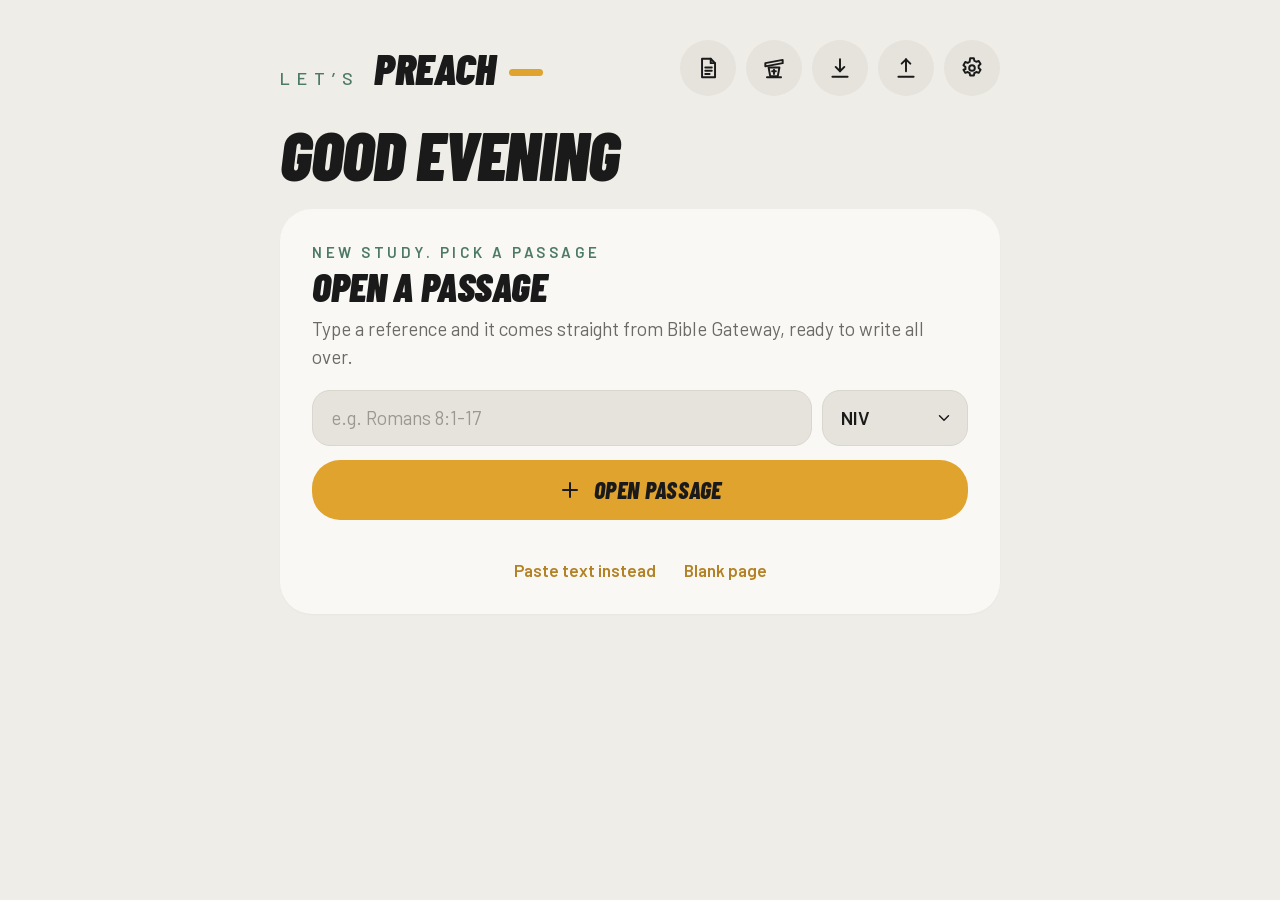
<file: index.html>
<!doctype html>
<html lang="en">
<head>
  <meta charset="utf-8">
  <meta name="viewport" content="width=device-width, initial-scale=1, maximum-scale=1, user-scalable=no, viewport-fit=cover">
  <meta name="apple-mobile-web-app-capable" content="yes">
  <meta name="mobile-web-app-capable" content="yes">
  <meta name="apple-mobile-web-app-status-bar-style" content="default">
  <meta name="apple-mobile-web-app-title" content="Let's Preach">
  <meta name="theme-color" content="#efede7">
  <title>Let's Preach</title>
  <link rel="manifest" href="manifest.webmanifest">
  <link rel="apple-touch-icon" href="icons/icon-180.png">
  <link rel="icon" type="image/png" href="icons/icon-192.png">
  <link rel="preload" href="fonts/BarlowCondensed-900i.woff2" as="font" type="font/woff2" crossorigin>
  <link rel="preload" href="fonts/Barlow-400.woff2" as="font" type="font/woff2" crossorigin>
  <link rel="stylesheet" href="css/fonts.css">
  <link rel="stylesheet" href="css/app.css">
</head>
<body>

  <!-- ============ LIBRARY ============ -->
  <section id="library" class="view">
    <header class="app-header">
      <div class="logo" aria-label="Let's Preach">
        <span class="logo-lets">Let’s</span>
        <span class="logo-word">Preach</span>
        <span class="logo-dash" aria-hidden="true"></span>
      </div>
      <div class="header-actions">
        <button type="button" id="scriptsBtn" class="icon-chip" title="Sermon scripts" aria-label="Sermon scripts" aria-pressed="false">
          <svg viewBox="0 0 24 24"><path d="M6.5 3.5h8l4 4v13h-12z"/><path d="M14.5 3.5v4h4"/><path d="M9.5 11.5h6M9.5 14.5h6M9.5 17.5h4"/></svg>
        </button>
        <button type="button" id="listenBtn" class="icon-chip" title="Sermon notes (when you are listening)" aria-label="Sermon notes" aria-pressed="false">
          <svg viewBox="0 0 24 24"><path d="M4 7.5l16-3v3l-16 3z"/><path d="M7 11.5h10l-1.5 8h-7z"/><path d="M5.5 20.5h13"/><path d="M12 13.5v4M10.3 15h3.4"/></svg>
        </button>
        <button type="button" id="importBtn" class="icon-chip" title="Restore from backup" aria-label="Restore from backup">
          <svg viewBox="0 0 24 24"><path d="M12 15V4"/><path d="M8 11l4 4 4-4"/><path d="M5 20h14"/></svg>
        </button>
        <button type="button" id="exportBtn" class="icon-chip" title="Back up studies, notes and scripts" aria-label="Back up studies, notes and scripts">
          <svg viewBox="0 0 24 24"><path d="M12 4v11"/><path d="M8 8l4-4 4 4"/><path d="M5 20h14"/></svg>
        </button>
        <button type="button" id="settingsBtn" class="icon-chip" title="Settings" aria-label="Settings">
          <svg viewBox="0 0 24 24" class="cog"><path d="M10.3 3h3.4l.5 2.4c.6.2 1.2.5 1.7.9l2.3-.8 1.7 2.9-1.8 1.6c.1.6.1 1.4 0 2l1.8 1.6-1.7 2.9-2.3-.8c-.5.4-1.1.7-1.7.9l-.5 2.4h-3.4l-.5-2.4c-.6-.2-1.2-.5-1.7-.9l-2.3.8-1.7-2.9L6 13c-.1-.6-.1-1.4 0-2L4.1 9.4l1.7-2.9 2.3.8c.5-.4 1.1-.7 1.7-.9z"/><circle cx="12" cy="12" r="2.6"/></svg>
        </button>
        <input type="file" id="importFile" accept="application/json,.json" hidden>
      </div>
    </header>

    <h1 id="greeting" class="greeting">Good morning</h1>

    <div id="scriptsArea" hidden>
      <section class="card" id="scriptsCard">
        <div class="ln-top"><p class="eyebrow">Your sermon scripts</p><button type="button" class="text-link" id="scBackToPrep">Back to sermon prep</button></div>
        <h2 class="card-title">Scripts</h2>
        <p class="card-body">Your sermon PDFs, kept apart from your studies. Tap one to preach it full screen with the timer, write on it, and trim its margins.</p>
        <button type="button" class="pill" id="importPdfBtn"><svg viewBox="0 0 24 24"><path d="M12 5v14M5 12h14"/></svg><span>Add a script (PDF)</span></button>
        <p class="hint" id="deckHint">Save your sermon from Word, Pages or Google Docs as a PDF, then pick it from Files, or drag it here. Studies you preach with Preach this study land here too.</p>
        <input type="file" id="pdfFile" accept="application/pdf,.pdf" hidden>
      </section>
      <div class="lib-tools" id="scTools" hidden>
        <input id="scSearch" class="field search" type="search" placeholder="Search your scripts" aria-label="Search scripts" autocomplete="off">
      </div>
      <p class="hint no-matches" id="scEmpty" hidden>No scripts match.</p>
      <ul id="deckList" class="study-list"></ul>
    </div>

    <div id="listenArea" hidden>
      <section class="card" id="listenNew">
        <div class="ln-top"><p class="eyebrow">Listening. Someone else is preaching</p><button type="button" class="text-link" id="lnBackToPrep">Back to sermon prep</button></div>
        <h2 class="card-title">Sermon notes</h2>
        <p class="card-body">Write with the Pencil as you listen. Nothing here touches your sermon prep.</p>
        <div class="ln-form">
          <input id="lnTitle" class="field" type="text" placeholder="Sermon title (if you know it)" aria-label="Sermon title" autocomplete="off">
          <input id="lnPassage" class="field" type="text" placeholder="Passage, e.g. John 15:1-17" aria-label="Passage" autocapitalize="words" autocomplete="off">
          <input id="lnPreacher" class="field" type="text" placeholder="Preacher" aria-label="Preacher" list="lnPreachers" autocomplete="off">
          <input id="lnWhere" class="field" type="text" placeholder="Church, conference or event" aria-label="Where" list="lnPlaces" autocomplete="off">
          <input id="lnDate" class="field" type="date" aria-label="Date">
        </div>
        <datalist id="lnPreachers"></datalist><datalist id="lnPlaces"></datalist>
        <button type="button" class="pill" id="lnStart"><span>Start notes</span></button>
      </section>
      <div class="lib-tools" id="lnTools" hidden>
        <input id="lnSearch" class="field search" type="search" placeholder="Search your sermon notes" aria-label="Search sermon notes" autocomplete="off">
      </div>
      <p class="eyebrow list-eyebrow" id="lnListHead" hidden>Your sermon notes</p>
      <p class="hint no-matches" id="lnEmpty" hidden>No notes match.</p>
      <ul id="listenList" class="study-list"></ul>
    </div>

    <div id="prepArea">

    <section id="nextUp" class="card next-card" hidden>
      <p class="eyebrow" id="nextWhen">Next up</p>
      <h2 class="card-title" id="nextPassage"></h2>
      <p class="card-body" id="nextMeta"></p>
      <button type="button" class="pill" id="nextOpen"><span>Open passage</span></button>
      <span class="next-ready" id="nextReady" hidden>Ready for you</span>
      <ul id="nextLater" class="next-later"></ul>
      <div class="next-foot"><span id="rosterAge"></span><button type="button" class="text-link" id="rosterRefresh">Refresh roster</button></div>
    </section>

    <section id="planCard" class="card plan-card" hidden>
      <p class="eyebrow" id="planWhen">This week's prep</p>
      <div class="plan-card-row">
        <div>
          <h2 class="plan-card-title" id="planPassage"></h2>
          <p class="plan-line" id="planLine"></p>
        </div>
        <button type="button" class="pill" id="planOpen"><span>Open plan</span></button>
      </div>
      <div class="plan-dots" id="planDots"></div>
    </section>

    <form id="fetchForm" class="card" autocomplete="off">
      <p class="eyebrow">New study. Pick a passage</p>
      <h2 class="card-title">Open a passage</h2>
      <p class="card-body">Type a reference and it comes straight from Bible Gateway, ready to write all over.</p>
      <div class="fetch-row">
        <input id="refInput" class="field" type="text" placeholder="e.g. Romans 8:1-17" autocapitalize="words" spellcheck="false" required aria-label="Passage">
        <select id="versionSelect" class="field select" aria-label="Bible version">
          <option value="NIV" selected>NIV</option>
          <option value="ESV">ESV</option>
          <option value="NASB">NASB</option>
          <option value="CSB">CSB</option>
          <option value="NKJV">NKJV</option>
          <option value="KJV">KJV</option>
          <option value="NLT">NLT</option>
          <option value="NRSVUE">NRSVue</option>
          <option value="NASB1995">NASB 1995</option>
        </select>
      </div>
      <button type="submit" id="fetchBtn" class="pill">
        <svg viewBox="0 0 24 24"><path d="M12 5v14M5 12h14"/></svg>
        <span>Open passage</span>
      </button>
      <p id="fetchStatus" class="fetch-status" role="status"></p>
      <div class="fetch-alt">
        <button type="button" id="pasteBtn" class="text-link">Paste text instead</button>
        <button type="button" id="blankBtn" class="text-link">Blank page</button>
      </div>
    </form>

    <div class="lib-tools" id="libTools" hidden>
      <input id="searchInput" class="field search" type="search" placeholder="Search titles, series, tags and typed notes" aria-label="Search studies" autocomplete="off">
      <div id="filterChips" class="filter-chips" role="group" aria-label="Filter by series or tag"></div>
    </div>
    <p id="noMatches" class="hint no-matches" hidden>No studies match.</p>



    <div id="pinnedBlock" hidden>
      <p class="eyebrow list-eyebrow">Pinned</p>
      <ul id="pinnedList" class="study-list"></ul>
    </div>

    <div id="studiesBlock">
      <p class="eyebrow list-eyebrow">Your studies</p>
      <ul id="studyList" class="study-list"></ul>
    </div>
    </div>
  </section>

  <!-- ============ SERMON NOTES (listening) ============ -->
  <section id="listenView" class="view listen-view" hidden>
    <header class="lv-bar">
      <button type="button" class="tb-btn" id="lvBack" aria-label="Back"><svg viewBox="0 0 24 24"><path d="M15 5l-7 7 7 7"/></svg></button>
      <input id="lvTitle" class="lv-title" type="text" placeholder="Sermon notes" aria-label="Title" autocomplete="off">
      <button type="button" class="tb-btn" id="lvUndo" aria-label="Undo"><svg viewBox="0 0 24 24"><path d="M9 14L4 9l5-5"/><path d="M4 9h10a6 6 0 010 12h-3"/></svg></button>
      <button type="button" class="tb-btn" id="lvRedo" aria-label="Redo"><svg viewBox="0 0 24 24"><path d="M15 14l5-5-5-5"/><path d="M20 9H10a6 6 0 000 12h3"/></svg></button>
      <button type="button" class="chip-btn small" id="lvCopy">Share text</button>
      <button type="button" class="chip-btn small" id="lvShare">Share PDF</button>
    </header>
    <div class="lv-scroll" id="lvScroll">
      <div class="lv-inner">
        <div class="lv-meta">
          <input id="lvPreacher" class="field" type="text" placeholder="Preacher" aria-label="Preacher" autocomplete="off">
          <input id="lvPassageRef" class="field" type="text" placeholder="Passage" aria-label="Passage" autocomplete="off">
          <input id="lvWhere" class="field" type="text" placeholder="Where" aria-label="Where" autocomplete="off">
          <input id="lvDate" class="field" type="date" aria-label="Date">
        </div>
        <div id="lvPassage" class="lv-passage"></div>
        <div id="lvSections"></div>
      </div>
    </div>
  </section>

  <!-- ============ STUDY ============ -->
  <section id="study" class="view" hidden>
    <div class="toolbar" id="toolbar">
      <div class="tb-group tb-title">
        <button class="tb-btn" id="backBtn" title="Library" aria-label="Back to library">
          <svg viewBox="0 0 24 24"><path d="M15 5l-7 7 7 7"/></svg>
        </button>
        <input id="studyTitle" class="study-title" aria-label="Study title (tap to rename)" spellcheck="false" readonly>
      </div>

      <div class="tb-group tools" role="radiogroup" aria-label="Tools">
        <button class="tb-btn tool" data-tool="pen" title="Pen" aria-label="Pen">
          <svg viewBox="0 0 24 24"><path d="M4 20l1.5-5L16 4.5a2.1 2.1 0 013 3L8.5 18 4 20z"/><path d="M14 6.5l3 3"/></svg>
        </button>
        <button class="tb-btn tool" data-tool="highlighter" title="Highlighter" aria-label="Highlighter">
          <svg viewBox="0 0 24 24"><path d="M9 15l-3 3v2h4l3-3"/><path d="M9 15l7.5-10.5 4 4L10 16z"/><path d="M4 21h16" class="swatch-line"/></svg>
        </button>
        <button class="tb-btn tool" data-tool="eraser" title="Eraser" aria-label="Eraser">
          <svg viewBox="0 0 24 24"><path d="M8 20h12"/><path d="M5.5 15.5l9-9a2 2 0 012.8 0l2.2 2.2a2 2 0 010 2.8L12 19H8.5z"/><path d="M9.5 11.5l5 5"/></svg>
        </button>
        <button class="tb-btn tool" data-tool="lasso" title="Lasso: select, move, resize" aria-label="Lasso">
          <svg viewBox="0 0 24 24"><path d="M12 4.5c4.4 0 8 2.3 8 5.2s-3.6 5.2-8 5.2-8-2.3-8-5.2 3.6-5.2 8-5.2z" stroke-dasharray="2.6 2.4"/><path d="M7.5 13.6c-1.3 1.4-.9 3.4 1.1 3.9.9.2 1.4.9 1.4 1.8V21"/></svg>
        </button>
        <button class="tb-btn tool" data-tool="shape" title="Shapes: line, arrow, box, oval" aria-label="Shapes">
          <svg viewBox="0 0 24 24"><path d="M3.5 20.5l8-8"/><path d="M6.5 12.5h5v5"/><rect x="13" y="3.5" width="7.5" height="7.5" rx="1.2"/></svg>
        </button>
        <button class="tb-btn tool" data-tool="spot" title="Spot repeated words" aria-label="Spot repeated words">
          <svg viewBox="0 0 24 24"><path d="M10.5 17.5a7 7 0 100-14 7 7 0 000 14z"/><path d="M15.6 15.6L21 21"/><path d="M7.5 11.5l2-5 2 5M8.2 10h2.6" stroke-width="1.5"/></svg>
        </button>
        <button class="tb-btn tool" data-tool="text" title="Text box" aria-label="Text box">
          <svg viewBox="0 0 24 24"><path d="M5 6V4h14v2"/><path d="M12 4v16"/><path d="M9 20h6"/></svg>
        </button>
        <button class="tb-btn tool" data-tool="hand" title="Scroll (finger mode)" aria-label="Scroll">
          <svg viewBox="0 0 24 24"><path d="M8 13V6.5a1.5 1.5 0 013 0V12"/><path d="M11 11.5V5a1.5 1.5 0 013 0v6.5"/><path d="M14 11.5V7a1.5 1.5 0 013 0v7a6 6 0 01-6 6h-.5a6 6 0 01-4.6-2.2L3.5 15a1.6 1.6 0 012.4-2L8 15"/></svg>
        </button>
      </div>

      <div class="tb-group">
        <button class="tb-btn toggle" id="rulerBtn" title="Ruler" aria-label="Ruler" aria-pressed="false">
          <svg viewBox="0 0 24 24"><path d="M2.8 16.2L16.2 2.8l5 5L7.8 21.2z"/><path d="M6.5 12.5l2 2M9.5 9.5l1.6 1.6M12.5 6.5l2 2"/></svg>
        </button>
      </div>

      <div class="tb-group" id="colorGroup" aria-label="Colours"></div>

      <div class="tb-group" id="sizeGroup" aria-label="Sizes"></div>

      <div class="tb-group">
        <button class="tb-btn" id="undoBtn" title="Undo" aria-label="Undo">
          <svg viewBox="0 0 24 24"><path d="M9 14L4 9l5-5"/><path d="M4 9h10.5a5.5 5.5 0 010 11H11"/></svg>
        </button>
        <button class="tb-btn" id="redoBtn" title="Redo" aria-label="Redo">
          <svg viewBox="0 0 24 24"><path d="M15 14l5-5-5-5"/><path d="M20 9H9.5a5.5 5.5 0 000 11H13"/></svg>
        </button>
        <button class="tb-btn" id="outlineBtn" title="Outline and compare" aria-label="Outline and compare">
          <svg viewBox="0 0 24 24"><path d="M9 6.5h11M9 12h11M9 17.5h7"/><path d="M4.2 6.5h.6M4.2 12h.6M4.2 17.5h.6" stroke-width="2.6"/></svg>
        </button>
        <button class="tb-btn" id="pdfBtn" title="Export PDF" aria-label="Export PDF">
          <svg viewBox="0 0 24 24"><path d="M12 3v12"/><path d="M8 7l4-4 4 4"/><path d="M6 11H5a1 1 0 00-1 1v8a1 1 0 001 1h14a1 1 0 001-1v-8a1 1 0 00-1-1h-1"/></svg>
        </button>
        <button class="tb-btn" id="menuBtn" title="Page options" aria-label="Page options">
          <svg viewBox="0 0 24 24"><circle cx="5" cy="12" r="1.4"/><circle cx="12" cy="12" r="1.4"/><circle cx="19" cy="12" r="1.4"/></svg>
        </button>
      </div>
    </div>

    <div id="spotBar" class="spot-bar" hidden>
      <div class="seg small spot-mode" id="spotMode">
        <button type="button" data-mode="repeat">Repeats</button>
        <button type="button" data-mode="study">Word study</button>
      </div>
      <span class="spot-hint" id="spotHint">Tap a word to box every repeat</span>
      <div id="spotChips" class="spot-chips"></div>
      <button type="button" id="connBtn" class="spot-chip conn" aria-pressed="false">Connectives</button>
      <span class="spot-label" id="repeatLabel">Repeats</span>
      <div id="spotSuggest" class="spot-chips"></div>
      <button type="button" id="spotClear" class="text-link">Clear</button>
    </div>

    <div class="workspace">
      <div class="stage" id="stage">
        <div id="scroller" class="scroller">
          <div id="pageBox" class="page-box">
            <div id="hlLayer" class="tile-layer hl"></div>
            <div id="page" class="page">
              <div id="marks" class="marks-layer"></div>
              <div id="passage" class="passage"></div>
              <div id="notes" class="notes-layer"></div>
            </div>
            <div id="inkLayer" class="tile-layer ink"></div>
            <div id="overlay" class="overlay-layer"></div>
          </div>
        </div>
      </div>

      <aside id="sheet" class="sheet" hidden>
        <div class="sheet-head">
          <div class="seg" id="sheetTabs">
            <button type="button" data-tab="observe">Observe</button>
            <button type="button" data-tab="outline">Outline</button>
            <button type="button" data-tab="compare">Compare</button>
            <button type="button" data-tab="refs">Refs</button>
            <button type="button" data-tab="plan">Plan</button>
          </div>
          <button type="button" class="icon-chip small" id="sheetClose" aria-label="Close"><svg viewBox="0 0 24 24"><path d="M6 6l12 12M18 6L6 18"/></svg></button>
        </div>
        <div id="observePane" class="sheet-body" hidden></div>
        <div id="outlinePane" class="sheet-body"></div>
        <div id="comparePane" class="sheet-body" hidden></div>
        <div id="refsPane" class="sheet-body" hidden></div>
        <div id="planPane" class="sheet-body" hidden></div>
      </aside>
    </div>

    <!-- Page options panel -->
    <div id="menuPanel" class="panel" hidden>
      <div class="panel-head">
        <h3 class="panel-title">Page options</h3>
        <button class="icon-chip small" id="menuClose" aria-label="Close"><svg viewBox="0 0 24 24"><path d="M6 6l12 12M18 6L6 18"/></svg></button>
      </div>

      <button class="pill pill-block" id="preachStudyBtn">
        <svg viewBox="0 0 24 24"><path d="M8 5.5v13l10.5-6.5z"/></svg>
        <span>Preach this study</span>
      </button>
      <button class="pill pill-block" id="pdfBtn2">
        <svg viewBox="0 0 24 24"><path d="M12 3v12"/><path d="M8 7l4-4 4 4"/><path d="M6 11H5a1 1 0 00-1 1v8a1 1 0 001 1h14a1 1 0 001-1v-8a1 1 0 00-1-1h-1"/></svg>
        <span>Export PDF</span>
      </button>

      <p class="eyebrow">Study details</p>
      <div class="detail-grid">
        <label for="seriesInput">Series</label>
        <input id="seriesInput" class="field small" list="seriesList" placeholder="e.g. Romans: No Shame" autocomplete="off">
        <label for="tagsInput">Tags</label>
        <input id="tagsInput" class="field small" placeholder="e.g. youth, gospel, evening" autocomplete="off">
        <label for="preachedInput">Preached</label>
        <input id="preachedInput" class="field small" type="date">
      </div>
      <datalist id="seriesList"></datalist>

      <p class="eyebrow">View</p>
      <div class="opt-row">
        <span>Zoom</span>
        <div class="seg">
          <button data-zoom="-1" aria-label="Zoom out">−</button>
          <button data-zoom="0">Fit</button>
          <button data-zoom="1" aria-label="Zoom in">+</button>
        </div>
      </div>
      <div class="opt-row">
        <span>Thinking space</span>
        <button class="chip-btn" id="addSpaceBtn">Add more</button>
      </div>
      <div class="opt-row">
        <span>Handwriting smoothing</span>
        <div class="seg" id="smoothSeg">
          <button data-smooth="0">Off</button>
          <button data-smooth="1">Low</button>
          <button data-smooth="2">Med</button>
          <button data-smooth="3">High</button>
        </div>
      </div>
      <label class="opt-row">
        <span>Hold still to snap shapes</span>
        <input type="checkbox" id="snapShapes" class="switch">
      </label>
      <p class="hint">Finish a stroke and hold the Pencil still: it becomes a straight line or a neat oval. Keep holding to drag the end of a line.</p>
      <label class="opt-row">
        <span>Scribble to erase</span>
        <input type="checkbox" id="scribbleErase" class="switch">
      </label>
      <p class="hint">Scribble back and forth over ink with the pen to rub it out. Undo brings it back.</p>
      <label class="opt-row">
        <span>Draw with finger too</span>
        <input type="checkbox" id="fingerDraw" class="switch">
      </label>
      <p class="hint">Off: Apple Pencil writes and your finger scrolls. On: finger draws too, use the hand tool to scroll.</p>

      <p class="eyebrow">Layout</p>
      <p class="hint warn" id="layoutWarn" hidden>This page already has ink. Changing layout moves the words, so your marks may no longer line up.</p>
      <div class="opt-row">
        <span>Text size</span>
        <div class="seg">
          <button data-font="-1">A−</button>
          <button data-font="1">A+</button>
        </div>
      </div>
      <div class="opt-row">
        <span>Line spacing</span>
        <div class="seg" id="spacingSeg">
          <button data-spacing="1.7">Normal</button>
          <button data-spacing="2.3">Roomy</button>
          <button data-spacing="3">Extra</button>
        </div>
      </div>
      <div class="opt-row">
        <span>Margins</span>
        <div class="seg" id="marginSeg">
          <button data-margin="right">Right</button>
          <button data-margin="both">Both</button>
          <button data-margin="none">Narrow</button>
        </div>
      </div>
      <label class="opt-row"><span>Verse numbers</span><input type="checkbox" id="optVerses" class="switch"></label>
      <label class="opt-row"><span>Section headings</span><input type="checkbox" id="optHeadings" class="switch"></label>
      <label class="opt-row"><span>Footnote and cross-reference letters</span><input type="checkbox" id="optMarkers" class="switch"></label>
      <label class="opt-row"><span>Footnotes listed at the end</span><input type="checkbox" id="optFootnotes" class="switch"></label>

      <p class="eyebrow">Page</p>
      <div class="opt-row">
        <button class="chip-btn" id="clearInkBtn">Clear all ink</button>
        <button class="chip-btn danger" id="deleteStudyBtn">Delete study</button>
      </div>
    </div>
  </section>

  <!-- Paste dialog -->
  <dialog id="pasteDialog" class="dialog">
    <form method="dialog" class="dialog-inner">
      <p class="eyebrow">Your own text</p>
      <h3 class="card-title">Paste a passage</h3>
      <input id="pasteRef" class="field" type="text" placeholder="Reference (e.g. Psalm 23)">
      <textarea id="pasteText" class="field" rows="10" placeholder="Paste the Bible text here"></textarea>
      <div class="dialog-actions">
        <button value="cancel" class="chip-btn">Cancel</button>
        <button value="ok" class="pill" id="pasteOk"><span>Create study</span></button>
      </div>
    </form>
  </dialog>

  <!-- Settings dialog -->
  <dialog id="settingsDialog" class="dialog">
    <form method="dialog" class="dialog-inner">
      <p class="eyebrow">Settings</p>
      <h3 class="card-title">Passage fetcher</h3>
      <input id="proxyInput" class="field" type="url" placeholder="https://lets-preach.yourname.workers.dev" aria-label="Passage fetcher URL">
      <p class="hint">Bible Gateway does not let web apps read its pages directly, so the app goes through a small relay. It tries free public relays first. For reliable fetching, set up your own free Cloudflare Worker (see the README) and paste its URL here.</p>

      <h3 class="card-title">Preaching roster</h3>
      <p class="hint">Paste the link to your roster in Google Sheets. Easiest: in Sheets choose File, Share, Publish to web, pick the roster tab and "Comma-separated values (.csv)", then copy that link. It updates itself whenever the sheet changes. The sheet needs headings like Date, Preacher and Passage (Series and Title are used if there).</p>
      <input id="rosterInput" class="field" type="url" placeholder="https://docs.google.com/spreadsheets/…" aria-label="Roster link">
      <p class="hint">Roster in Excel? <button type="button" class="text-link" id="rosterFileBtn">Choose the Excel or CSV file</button> from Files instead. Choose it again when the roster changes.</p>
      <p class="hint">Only have it as a Google Doc, an email or on paper? <button type="button" class="text-link" id="rosterShotBtn">Read it from a screenshot or photo</button>. You check the rows before anything is saved.</p>
      <input type="file" id="rosterShotFile" accept="image/*" multiple hidden>
      <input type="file" id="rosterFile" accept=".xlsx,.csv,text/csv,application/vnd.openxmlformats-officedocument.spreadsheetml.sheet" hidden>
      <input id="rosterName" class="field" type="text" placeholder="Your name as it appears on the roster" aria-label="Your name on the roster" autocomplete="off">
      <label class="opt-row"><span>Get my passages ready two weeks ahead</span><input type="checkbox" class="switch" id="rosterPrep"></label>
      <p class="hint" id="rosterStatus"></p>

      <h3 class="card-title">Weekly prep plan</h3>
      <label class="opt-row"><span>Give each sermon a prep plan</span><input type="checkbox" class="switch" id="planOn"></label>
      <p class="hint">Your usual week. Each sermon starts with it once it has a date, and you can change any sermon's plan on its own (Plan tab in the study).</p>
      <div id="planTemplate"></div>

      <h3 class="card-title">Sync and backup</h3>
      <p class="hint">Uses the same Worker to keep your iPad and laptop in step, and saves a backup of every study once a day (the last 30 days are kept). Put the same sync code on each device. Keep it private: anyone with it can see your studies.</p>
      <div class="code-row">
        <input id="syncCodeInput" class="field" type="text" placeholder="Sync code" aria-label="Sync code" autocomplete="off" autocapitalize="characters" spellcheck="false">
        <button type="button" class="chip-btn" id="newCodeBtn">New code</button>
        <button type="button" class="chip-btn" id="copyCodeBtn">Copy</button>
      </div>
      <label class="opt-row"><span>Sync this device</span><input type="checkbox" class="switch" id="syncOn"></label>
      <p class="hint" id="syncStatus"></p>
      <div class="opt-row">
        <button type="button" class="chip-btn" id="syncNowBtn">Sync now</button>
        <button type="button" class="chip-btn" id="cloudBackupsBtn">Cloud backups</button>
      </div>
      <ul id="backupList" class="backup-list" hidden></ul>

      <h3 class="card-title">Storage</h3>
      <div id="storageLine" class="storage-line"><p class="hint">Adding it up…</p></div>
      <div class="opt-row"><button type="button" class="chip-btn" id="clearOldBtn">Clear out old items</button></div>
      <div class="dialog-actions">
        <button value="cancel" class="chip-btn">Cancel</button>
        <button value="ok" class="pill"><span>Save</span></button>
      </div>
    </form>
  </dialog>

  <!-- Roster from a screenshot -->
  <dialog id="clearDialog" class="dialog clear-dialog">
    <form method="dialog" class="dialog-inner">
      <p class="eyebrow">Storage</p>
      <h3 class="card-title">Clear out old items</h3>
      <p class="hint">Oldest first, by when you last opened or changed them. The age buttons skip pinned studies. Back up before you delete: deleted items are gone from this iPad, and from your other devices once they sync.</p>
      <div class="clear-filters">
        <div class="seg" id="clearType">
          <button type="button" data-type="all">Everything</button>
          <button type="button" data-type="study">Studies</button>
          <button type="button" data-type="listen">Sermon notes</button>
          <button type="button" data-type="script">Scripts</button>
        </div>
        <div class="clear-age"><span>Tick everything older than</span>
          <button type="button" class="chip-btn small" data-age="182">6 months</button>
          <button type="button" class="chip-btn small" data-age="365">1 year</button>
          <button type="button" class="chip-btn small" data-age="730">2 years</button>
          <button type="button" class="text-link" id="clearNone">Untick all</button>
        </div>
      </div>
      <ul id="clearList" class="clear-list"></ul>
      <p class="hint" id="clearSummary"></p>
      <div class="dialog-actions">
        <button value="cancel" class="chip-btn">Close</button>
        <button type="button" class="chip-btn" id="clearBackup">Back up first</button>
        <button type="button" class="pill danger" id="clearDelete" disabled><span>Delete</span></button>
      </div>
    </form>
  </dialog>

  <dialog id="shotDialog" class="dialog shot-dialog">
    <form method="dialog" class="dialog-inner">
      <p class="eyebrow">Roster from a screenshot</p>
      <h3 class="card-title">Check your roster</h3>
      <label class="shot-name"><span>Your name on the roster</span><input id="shotName" class="field" type="text" autocomplete="off" placeholder="e.g. Audric"></label>
      <div id="shotProgress" class="shot-progress"><div class="shot-bar"><i id="shotBar"></i></div><p class="hint" id="shotStatus">Getting ready…</p></div>
      <div id="shotReview" hidden>
        <p class="hint" id="shotSummary"></p>
        <div class="shot-wrap"><table class="shot-table">
          <thead><tr><th></th><th>Date</th><th>Passage</th><th>Preacher</th><th>Title</th></tr></thead>
          <tbody id="shotRows"></tbody>
        </table></div>
        <button type="button" class="text-link" id="shotAddRow">Add a row</button>
        <details class="shot-imgs"><summary>Compare with the screenshot</summary><div id="shotImgs"></div></details>
      </div>
      <div class="dialog-actions">
        <button value="cancel" class="chip-btn">Cancel</button>
        <button value="ok" class="pill" id="shotOk" disabled><span>Use this roster</span></button>
      </div>
    </form>
  </dialog>

  <!-- ============ PREACH ============ -->
  <section id="preach" class="preach" hidden>
    <div class="preach-bar">
      <button type="button" class="tb-btn" id="preachClose" aria-label="Close"><svg viewBox="0 0 24 24"><path d="M6 6l12 12M18 6L6 18"/></svg></button>
      <div class="preach-title" id="preachTitle"></div>
      <div class="preach-timer">
        <button type="button" class="preach-time" id="preachTime" title="Tap to switch count up / count down">0:00</button>
        <span class="preach-target" id="preachTarget"></span>
      </div>
      <span class="preach-clock" id="preachClock"></span>
      <button type="button" class="preach-lock" id="preachLock" aria-label="Lock">
        <svg viewBox="0 0 24 24" class="lk-open"><rect x="5" y="11" width="14" height="9" rx="2"/><path d="M8 11V8a4 4 0 017.6-1.8"/></svg>
        <svg viewBox="0 0 24 24" class="lk-shut"><rect x="5" y="11" width="14" height="9" rx="2"/><path d="M8 11V8a4 4 0 018 0v3"/></svg>
      </button>
    </div>
    <div class="preach-progress"><span id="preachBar"></span></div>
    <div class="preach-controls">
      <button type="button" class="pill" id="preachStartLock"><span>Start and lock</span></button>
      <button type="button" class="chip-btn" id="preachStart">Start</button>
      <button type="button" class="chip-btn" id="preachReset">Reset</button>
      <select class="field select small" id="preachTargetSel" aria-label="Sermon length"></select>
      <div class="seg"><button type="button" data-pzoom="-1" aria-label="Smaller">A−</button><button type="button" data-pzoom="1" aria-label="Bigger">A+</button></div>
      <button type="button" class="chip-btn" id="preachDim">Dim</button>
      <button type="button" class="chip-btn" id="preachTrim" aria-pressed="true" title="Cut the empty margins so A+ makes the words bigger">Trim</button>
      <span class="preach-sep" aria-hidden="true"></span>
      <div class="seg" id="preachTools" aria-label="Write on the PDF">
        <button type="button" data-ptool="pen">Pen</button>
        <button type="button" data-ptool="highlighter">Highlight</button>
        <button type="button" data-ptool="eraser">Erase</button>
      </div>
      <div class="pc-colors" id="preachColors"></div>
      <button type="button" class="tb-btn" id="preachUndo" aria-label="Undo" title="Undo" disabled><svg viewBox="0 0 24 24"><path d="M9 14L4 9l5-5"/><path d="M4 9h10a6 6 0 010 12h-3"/></svg></button>
    </div>
    <div class="preach-pages" id="preachPages"></div>
    <div class="preach-pageno" id="preachPageNo"></div>
    <div class="preach-locknote">Locked. Hold <svg viewBox="0 0 24 24"><rect x="5" y="11" width="14" height="9" rx="2"/><path d="M8 11V8a4 4 0 018 0v3"/></svg> to unlock</div>
  </section>

  <div id="busy" class="busy" hidden><div class="busy-card"><div class="spinner"></div><span id="busyText">Making your PDF…</span></div></div>
  <div id="toast" class="toast" hidden></div>

  <script type="module" src="js/app.js"></script>
</body>
</html>
</file>
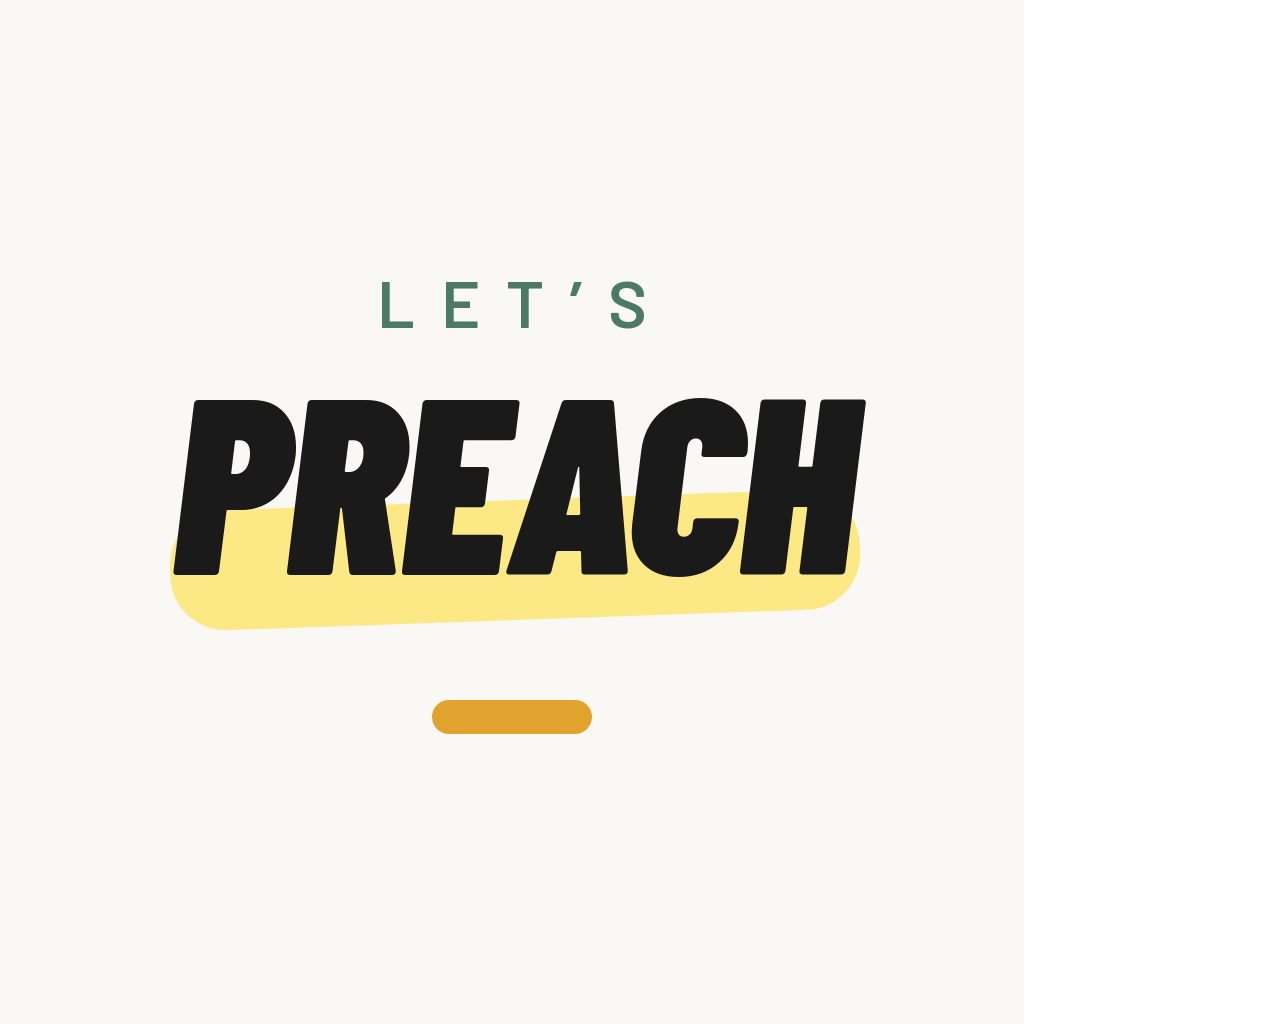
<file: icons/icon.html>
<!doctype html><html><head><link rel="stylesheet" href="../css/fonts.css"><style>
html,body{margin:0}
.i{width:1024px;height:1024px;background:#f9f8f4;position:relative;overflow:hidden;font-family:Barlow}
.sheet{position:absolute;left:150px;top:150px;width:724px;height:724px;border-radius:120px;background:#f9f8f4;box-shadow:0 6px 0 rgba(0,0,0,.04)}
.lets{position:absolute;left:0;right:0;top:262px;text-align:center;font-weight:600;font-size:66px;letter-spacing:26px;color:#4d7a66;text-transform:uppercase;padding-left:26px}
.word{position:absolute;left:0;right:0;top:350px;text-align:center;font-family:'Barlow Condensed';font-weight:900;font-style:italic;font-size:250px;line-height:1;color:#1a1a1a;text-transform:uppercase;letter-spacing:-4px}
.hl{position:absolute;left:170px;top:500px;width:690px;height:120px;background:#ffd400;opacity:.45;border-radius:55px;transform:rotate(-2deg)}
.dash{position:absolute;left:432px;top:700px;width:160px;height:34px;border-radius:17px;background:#e0a32e}
.mask .sheet{display:none}
</style></head><body>
<div class="i" id="a"><div class="hl"></div><div class="lets">Let’s</div><div class="word">Preach</div><div class="dash"></div></div>
</body></html>
</file>
<file: css/fonts.css>
@font-face { font-family: 'Barlow'; font-style: italic; font-weight: 400; font-display: swap; src: url('../fonts/Barlow-400i.woff2') format('woff2'); }
@font-face { font-family: 'Barlow'; font-style: normal; font-weight: 400; font-display: swap; src: url('../fonts/Barlow-400.woff2') format('woff2'); }
@font-face { font-family: 'Barlow'; font-style: normal; font-weight: 500; font-display: swap; src: url('../fonts/Barlow-500.woff2') format('woff2'); }
@font-face { font-family: 'Barlow'; font-style: normal; font-weight: 600; font-display: swap; src: url('../fonts/Barlow-600.woff2') format('woff2'); }
@font-face { font-family: 'Barlow'; font-style: normal; font-weight: 700; font-display: swap; src: url('../fonts/Barlow-700.woff2') format('woff2'); }
@font-face { font-family: 'Barlow Condensed'; font-style: italic; font-weight: 800; font-display: swap; src: url('../fonts/BarlowCondensed-800i.woff2') format('woff2'); }
@font-face { font-family: 'Barlow Condensed'; font-style: italic; font-weight: 900; font-display: swap; src: url('../fonts/BarlowCondensed-900i.woff2') format('woff2'); }
@font-face { font-family: 'Barlow Condensed'; font-style: normal; font-weight: 700; font-display: swap; src: url('../fonts/BarlowCondensed-700.woff2') format('woff2'); }
</file>
<file: css/app.css>
/* Let's Preach. Shares the look of Let's Pray and Lemme Werk-out:
   warm off-white, soft cards, heavy condensed italic display type, spaced green eyebrows. */
:root {
  --bg: #efede7;
  --card: #f9f8f4;
  --chip: #e5e3dc;
  --chip-line: #d9d6ce;
  --ink: #1a1a1a;
  --muted: #6b6a66;
  --label: #4d7a66;
  --accent: #e0a32e;
  --accent-ink: #1a1a1a;
  --accent-soft: #f7ead0;
  --danger: #c0392b;
  --radius-card: 32px;
  --radius-pill: 28px;
  --tb-h: 64px;
  --safe-top: env(safe-area-inset-top, 0px);
  --display: 'Barlow Condensed', 'Arial Narrow', sans-serif;
  --body: 'Barlow', -apple-system, BlinkMacSystemFont, 'Segoe UI', sans-serif;
}

* { box-sizing: border-box; }
html, body { margin: 0; height: 100%; }
body {
  background: var(--bg);
  color: var(--ink);
  font-family: var(--body);
  font-size: 17px;
  -webkit-text-size-adjust: 100%;
  -webkit-tap-highlight-color: transparent;
  overscroll-behavior: none;
}
[hidden] { display: none !important; }
button { font: inherit; color: inherit; touch-action: manipulation; }
svg { fill: none; stroke: currentColor; stroke-width: 1.8; stroke-linecap: round; stroke-linejoin: round; }

/* ---------- Shared type ---------- */
.eyebrow {
  font-family: var(--body); font-weight: 600; font-size: 15px;
  letter-spacing: 3.5px; text-transform: uppercase; color: var(--label);
  margin: 0 0 6px;
}
.card-title {
  font-family: var(--display); font-weight: 900; font-style: italic;
  font-size: 40px; line-height: 0.95; text-transform: uppercase; letter-spacing: -0.5px;
  margin: 0 0 10px;
}
.card-body { color: var(--muted); font-size: 19px; line-height: 1.5; margin: 0 0 18px; }

/* ---------- Buttons ---------- */
.pill {
  display: inline-flex; align-items: center; justify-content: center; gap: 12px;
  width: 100%; min-height: 60px; padding: 0 28px;
  background: var(--accent); color: var(--accent-ink); border: 0; border-radius: var(--radius-pill);
  font-family: var(--display); font-weight: 800; font-style: italic; font-size: 24px;
  text-transform: uppercase; letter-spacing: 0.3px; cursor: pointer;
}
.pill svg { width: 24px; height: 24px; stroke-width: 2; }
.pill:disabled { opacity: 0.55; }
.pill:active { filter: brightness(0.95); }
.dialog-actions .pill { width: auto; min-height: 52px; font-size: 20px; }
.pill-block { margin: 6px 0 4px; min-height: 54px; font-size: 21px; }

.chip-btn {
  min-height: 46px; padding: 0 18px; border-radius: 16px;
  border: 1.5px solid var(--chip-line); background: var(--chip);
  font-weight: 600; cursor: pointer;
}
.chip-btn.danger { color: var(--danger); }

.icon-chip {
  width: 56px; height: 56px; border-radius: 50%; border: 0; background: var(--chip);
  display: inline-flex; align-items: center; justify-content: center; cursor: pointer; padding: 0;
}
.icon-chip svg { width: 26px; height: 26px; }
.icon-chip.small { width: 42px; height: 42px; }
.icon-chip.small svg { width: 20px; height: 20px; }

.text-link {
  background: none; border: 0; padding: 8px 0; cursor: pointer;
  color: var(--accent); font-weight: 600; font-size: 17px;
  filter: brightness(0.8);
}

/* ---------- Fields ---------- */
.field {
  width: 100%; font: inherit; font-size: 19px; color: var(--ink);
  min-height: 56px; padding: 12px 18px;
  background: var(--chip); border: 1.5px solid var(--chip-line); border-radius: 18px;
  -webkit-appearance: none; appearance: none;
}
.field:focus { outline: none; border-color: var(--accent); background: #fff; }
.field::placeholder { color: #9b9890; }
.select {
  width: auto; padding-right: 40px; font-weight: 600;
  background-image: url("data:image/svg+xml,%3Csvg xmlns='http://www.w3.org/2000/svg' viewBox='0 0 24 24' fill='none' stroke='%231a1a1a' stroke-width='2' stroke-linecap='round'%3E%3Cpath d='M6 9l6 6 6-6'/%3E%3C/svg%3E");
  background-repeat: no-repeat; background-position: right 14px center; background-size: 18px;
}

/* ---------- Library ---------- */
#library {
  max-width: 760px; margin: 0 auto; height: 100%;
  padding: calc(24px + var(--safe-top)) 20px 60px;
  overflow-y: auto; -webkit-overflow-scrolling: touch;
}
.app-header { display: flex; align-items: center; justify-content: space-between; gap: 12px; margin: 16px 0 26px; }
.logo { display: flex; align-items: baseline; gap: 14px; }
.logo-lets {
  font-family: var(--body); font-weight: 500; font-size: 18px; color: var(--label);
  letter-spacing: 7px; text-transform: uppercase;
}
.logo-word {
  font-family: var(--display); font-weight: 900; font-style: italic; font-size: 44px;
  text-transform: uppercase; letter-spacing: -0.5px; line-height: 1;
}
.logo-dash { width: 34px; height: 7px; border-radius: 4px; background: var(--accent); align-self: center; margin-top: 8px; }
.header-actions { display: flex; gap: 10px; }

.greeting {
  font-family: var(--display); font-weight: 900; font-style: italic;
  font-size: 68px; line-height: 0.95; text-transform: uppercase; letter-spacing: -1px;
  margin: 0 0 22px;
}

.card {
  background: var(--card); border-radius: var(--radius-card); padding: 34px 32px 26px;
  box-shadow: 0 1px 2px rgba(0, 0, 0, 0.03);
}
.fetch-row { display: flex; gap: 10px; margin-bottom: 14px; }
.fetch-status { min-height: 1.3em; margin: 12px 0 0; color: var(--muted); font-size: 16px; text-align: center; }
.fetch-status.error { color: var(--danger); }
.fetch-alt { display: flex; justify-content: center; gap: 28px; }

.list-eyebrow { margin: 34px 4px 12px; }
.study-list { list-style: none; padding: 0; margin: 0; display: grid; gap: 12px; }
.study-item {
  display: flex; align-items: center; gap: 14px;
  background: var(--card); border-radius: 24px; padding: 20px 18px 20px 26px; cursor: pointer;
}
.study-item .meta { flex: 1; min-width: 0; }
.study-item .title {
  font-family: var(--display); font-weight: 800; font-style: italic; font-size: 28px;
  text-transform: uppercase; line-height: 1; white-space: nowrap; overflow: hidden; text-overflow: ellipsis;
}
.study-item .sub { color: var(--muted); font-size: 16px; margin-top: 6px; }
.study-item .del {
  width: 44px; height: 44px; border-radius: 50%; border: 0; background: transparent; color: var(--muted);
  display: inline-flex; align-items: center; justify-content: center; cursor: pointer;
}
.study-item .del svg { width: 20px; height: 20px; }
.study-item .pin {
  width: 44px; height: 44px; border-radius: 50%; border: 0; background: transparent; color: var(--muted);
  display: inline-flex; align-items: center; justify-content: center; cursor: pointer;
}
.study-item .pin svg { width: 21px; height: 21px; }
.study-item .pin.on { background: var(--accent); color: var(--accent-ink); }
.study-item .pin.on svg path:first-child { fill: currentColor; }

/* ---------- Study view ---------- */
#study { position: fixed; inset: 0; display: flex; flex-direction: column; background: var(--bg); }

.toolbar {
  flex: 0 0 auto; display: flex; align-items: center; gap: 4px; flex-wrap: wrap;
  padding: calc(8px + var(--safe-top)) 12px 8px; min-height: var(--tb-h);
  background: var(--bg); border-bottom: 1px solid var(--chip-line);
  z-index: 20; -webkit-user-select: none; user-select: none;
}
.tb-group { display: flex; align-items: center; gap: 4px; padding: 0 6px; }
.tb-title { flex: 1 1 160px; min-width: 0; }
.tb-btn {
  width: 46px; height: 46px; border-radius: 50%; border: 0; background: transparent;
  display: inline-flex; align-items: center; justify-content: center; cursor: pointer; padding: 0;
}
.tb-btn svg { width: 24px; height: 24px; }
.tb-btn svg circle { fill: currentColor; stroke: none; }
.tools .tb-btn { background: var(--chip); }
.tb-btn.active { background: var(--accent) !important; color: var(--accent-ink); }
.tb-btn:disabled { opacity: 0.3; }
.tool .swatch-line { stroke: var(--tool-color, #ffd400); stroke-width: 3; }
.tool.active .swatch-line { stroke: var(--ink); }

.study-title {
  flex: 1; min-width: 0; border: 0; background: transparent;
  font-family: var(--display); font-weight: 800; font-style: italic; font-size: 26px;
  text-transform: uppercase; padding: 6px 8px; border-radius: 12px; color: var(--ink);
}
.study-title:focus { outline: none; background: var(--card); }
.study-title[readonly] { cursor: pointer; -webkit-user-select: none; user-select: none; }

.swatch {
  width: 32px; height: 32px; border-radius: 50%; border: 0; margin: 0 2px; cursor: pointer;
  box-shadow: inset 0 0 0 1px rgba(0,0,0,.12); position: relative; padding: 0;
}
.swatch.active::after {
  content: ""; position: absolute; inset: -5px; border-radius: 50%; border: 2.5px solid var(--ink);
}
.size-btn {
  width: 40px; height: 46px; border: 0; background: transparent; border-radius: 14px;
  display: inline-flex; align-items: center; justify-content: center; cursor: pointer;
}
.size-btn span { display: block; background: var(--ink); border-radius: 50%; }
.size-btn b { font-family: var(--display); font-style: italic; font-weight: 800; }
.size-btn.active { background: var(--chip); }

.workspace { position: relative; flex: 1 1 auto; display: flex; min-height: 0; }
.stage { position: relative; flex: 1 1 auto; overflow: hidden; background: var(--card); min-width: 0; }
.scroller {
  position: absolute; inset: 0; overflow: auto; -webkit-overflow-scrolling: touch;
  touch-action: pan-x pan-y; overscroll-behavior: contain;
}
.scroller.finger-draw { touch-action: none; }
.scroller.finger-draw.allow-pan { touch-action: pan-x pan-y; }
.page-box { position: relative; margin: 0 auto; }
.tile-layer { position: absolute; inset: 0; pointer-events: none; }
.tile-layer.hl { z-index: 0; opacity: 0.4; }
.tile-layer.ink { z-index: 2; }
.tile { position: absolute; left: 0; display: block; }
.overlay-layer { position: absolute; inset: 0; z-index: 3; pointer-events: none; }
.page {
  position: absolute; left: 0; top: 0; width: 1000px; z-index: 1; transform-origin: 0 0;
  -webkit-user-select: none; user-select: none; -webkit-touch-callout: none;
}

/* Passage typography (logical page px) */
.passage { position: relative; z-index: 1; font-family: var(--body); color: var(--ink); padding-top: 64px; padding-bottom: 60px; }
.passage .ref-version {
  font-family: var(--body); font-weight: 600; font-size: 15px; letter-spacing: 3.5px;
  text-transform: uppercase; color: var(--label); line-height: 1.4; margin-bottom: 4px;
}
.passage .ref-heading {
  font-family: var(--display); font-weight: 900; font-style: italic; font-size: 62px;
  line-height: 0.95; text-transform: uppercase; letter-spacing: -0.5px; margin: 0 0 18px;
}
.passage .ref-dash { display: block; width: 46px; height: 8px; border-radius: 4px; background: var(--accent); margin: 0 0 26px; }
.passage p { margin: 0 0 0.7em; }
.passage h3, .passage h4 {
  font-family: var(--body); font-weight: 600; font-size: 15px; letter-spacing: 3.5px;
  text-transform: uppercase; color: var(--label); margin: 1.6em 0 0.3em; line-height: 1.5;
}
.passage .chapternum {
  font-family: var(--display); font-weight: 900; font-style: italic; font-size: 1.9em;
  line-height: 1; margin-right: 8px; vertical-align: -0.12em; color: var(--accent);
}
.passage sup.versenum {
  font-family: var(--display); font-weight: 700; font-size: 0.68em; color: #b07a12;
  margin: 0 3px 0 5px;
}
.passage sup.fn, .passage sup.xr {
  position: relative; font-size: 0.5em; margin-left: 1px; cursor: pointer; line-height: 0;
}
.passage sup.fn { color: var(--muted); font-style: italic; font-weight: 600; }
.passage sup.xr { color: var(--label); font-weight: 700; font-family: var(--body); }
.passage sup.fn::before, .passage sup.xr::before, .passage sup.versenum::before { content: ""; position: absolute; inset: -14px -8px; }
.passage sup.versenum { position: relative; cursor: pointer; }
.passage .poetry p, .passage p.line { margin: 0 0 0.5em; }
.passage .indent-1 { padding-left: 1.2em; display: inline-block; }
.passage .indent-2 { padding-left: 2.4em; display: inline-block; }
.passage .indent-1-breaks, .passage .indent-2-breaks { display: none; }
.passage .small-caps { font-variant: small-caps; }
.passage .footnotes { font-size: 0.62em; color: var(--muted); margin-top: 2em; line-height: 1.6; }
.passage .footnotes strong { font-weight: 600; letter-spacing: 3px; text-transform: uppercase; color: var(--label); }
.passage .footnotes ol { padding-left: 1.4em; margin: 0.4em 0 0; list-style: lower-alpha; }
.passage .copyright { font-size: 13px; color: var(--muted); margin-top: 28px; line-height: 1.5; }
.passage.no-verses sup.versenum, .passage.no-verses .chapternum { display: none; }
.passage.no-headings h3, .passage.no-headings h4 { display: none; }
.passage.no-footnotes .footnotes { display: none; }
.passage.no-markers sup.fn, .passage.no-markers sup.xr { display: none; }

/* Typed text boxes */
.notes-layer { position: absolute; left: 0; top: 0; width: 1000px; height: 100%; pointer-events: none; z-index: 2; }
.note-wrap { position: absolute; width: max-content; max-width: 440px; }
.note {
  position: relative; min-width: 60px; padding: 4px 8px;
  font-family: var(--body); font-weight: 500; font-size: 20px; line-height: 1.35; white-space: pre-wrap;
  border-radius: 10px; outline: none; pointer-events: none;
  -webkit-user-select: text; user-select: text;
}
.text-mode .note { pointer-events: auto; box-shadow: 0 0 0 1.5px var(--chip-line); background: rgba(255,255,255,.65); }
.note:focus { box-shadow: 0 0 0 2px var(--accent) !important; background: #fff !important; }
.note:empty::before { content: "Type here"; color: #a5a29a; }
.note-del {
  position: absolute; right: -14px; top: -14px; width: 28px; height: 28px; border-radius: 50%;
  border: 0; background: var(--ink); color: #fff; font-size: 16px; line-height: 28px; padding: 0;
  display: none; cursor: pointer; pointer-events: auto;
}
.note-grip {
  position: absolute; left: -14px; top: -14px; width: 28px; height: 28px; border-radius: 50%;
  background: var(--accent); display: none; pointer-events: auto; touch-action: none;
}
.text-mode .note-wrap .note-del, .text-mode .note-wrap .note-grip { display: block; }

/* ---------- Panel ---------- */
.panel {
  position: fixed; top: calc(var(--tb-h) + var(--safe-top) + 10px); right: 12px; z-index: 30;
  width: min(390px, calc(100vw - 24px)); max-height: calc(100% - var(--tb-h) - var(--safe-top) - 30px);
  overflow-y: auto; background: var(--card); border-radius: 28px; padding: 22px 22px 24px;
  box-shadow: 0 18px 50px rgba(0,0,0,.14);
}
.panel-head { display: flex; justify-content: space-between; align-items: center; margin-bottom: 10px; }
.panel-title {
  margin: 0; font-family: var(--display); font-weight: 900; font-style: italic;
  font-size: 32px; text-transform: uppercase; line-height: 1;
}
.panel .eyebrow { font-size: 13px; margin: 22px 0 4px; }
.opt-row { display: flex; align-items: center; justify-content: space-between; gap: 10px; min-height: 52px; font-weight: 500; }
.seg { display: inline-flex; background: var(--chip); border-radius: 16px; padding: 3px; gap: 2px; }
.seg button {
  border: 0; background: transparent; padding: 8px 12px; min-height: 40px; border-radius: 13px;
  cursor: pointer; font-size: 15px; font-weight: 600;
}
.seg button.active { background: var(--accent-soft); box-shadow: inset 0 0 0 2px var(--accent); }
.hint { color: var(--muted); font-size: 14px; margin: 0 0 6px; line-height: 1.45; }
.hint.warn { color: #7a5200; background: var(--accent-soft); padding: 10px 12px; border-radius: 14px; }

.switch {
  -webkit-appearance: none; appearance: none; width: 52px; height: 32px; border-radius: 16px;
  background: var(--chip-line); position: relative; cursor: pointer; transition: background .15s; flex: none; margin: 0;
}
.switch::after {
  content: ""; position: absolute; top: 3px; left: 3px; width: 26px; height: 26px; border-radius: 50%;
  background: #fff; box-shadow: 0 1px 3px rgba(0,0,0,.2); transition: transform .15s;
}
.switch:checked { background: var(--label); }
.switch:checked::after { transform: translateX(20px); }

/* ---------- Dialogs ---------- */
.dialog {
  border: 0; border-radius: var(--radius-card); padding: 0; width: min(560px, calc(100vw - 32px));
  background: var(--card); color: var(--ink); box-shadow: 0 24px 70px rgba(0,0,0,.22);
}
.dialog::backdrop { background: rgba(26,26,26,.35); }
.dialog-inner { padding: 30px 28px 24px; display: flex; flex-direction: column; gap: 12px; }
.dialog .card-title { font-size: 34px; margin-bottom: 4px; }
.dialog textarea { resize: vertical; min-height: 200px; line-height: 1.5; }
.dialog-actions { display: flex; justify-content: flex-end; gap: 10px; margin-top: 6px; }

/* ---------- Busy + toast ---------- */
.busy { position: fixed; inset: 0; z-index: 60; background: rgba(239,237,231,.7); display: flex; align-items: center; justify-content: center; }
.busy-card { background: var(--card); border-radius: 24px; padding: 22px 28px; display: flex; align-items: center; gap: 14px; font-weight: 600; box-shadow: 0 12px 40px rgba(0,0,0,.12); }
.spinner { width: 24px; height: 24px; border-radius: 50%; border: 3px solid var(--chip-line); border-top-color: var(--accent); animation: spin .8s linear infinite; }
@keyframes spin { to { transform: rotate(360deg); } }
.toast {
  position: fixed; left: 50%; bottom: calc(28px + env(safe-area-inset-bottom, 0px)); transform: translateX(-50%);
  background: var(--ink); color: #fff; padding: 12px 20px; border-radius: 18px; z-index: 70;
  font-weight: 500; max-width: calc(100vw - 32px);
}

@media (max-width: 700px) {
  .greeting { font-size: 52px; }
  .logo-word { font-size: 36px; }
  .logo-lets { font-size: 15px; letter-spacing: 5px; }
  .icon-chip { width: 48px; height: 48px; }
  .card { padding: 28px 22px 22px; }
  .tb-group { padding: 0 2px; }
  .swatch { width: 28px; height: 28px; }
}

/* ---------- Word spotting and breakup marks (logical page px) ---------- */
.marks-layer { position: absolute; left: 0; top: 0; width: 1000px; height: 100%; z-index: 0; pointer-events: none; }
.marks-layer > div { position: absolute; }
.mk-box {
  border: 2.5px solid var(--c); border-radius: 7px;
  background: color-mix(in srgb, var(--c) 9%, transparent);
}
.mk-under { background: var(--c); border-radius: 2px; }
.mk-line { border-top: 2.5px dashed var(--c); }
.mk-cut { width: 4px !important; margin-left: -2px; background: var(--c); border-radius: 2px; }
.mk-badge {
  border-radius: 50%; background: var(--c); color: var(--accent-ink);
  display: flex; align-items: center; justify-content: center;
  font-family: var(--display); font-weight: 900; font-style: italic; font-size: 22px; line-height: 1;
}
.mk-badge::before { content: attr(data-n); }

/* Spot bar under the toolbar */
.spot-bar {
  flex: 0 0 auto; display: flex; align-items: center; gap: 8px; padding: 8px 14px;
  background: var(--bg); border-bottom: 1px solid var(--chip-line);
  overflow-x: auto; -webkit-overflow-scrolling: touch; white-space: nowrap; scrollbar-width: none;
}
.spot-bar::-webkit-scrollbar { display: none; }
.spot-hint, .spot-label {
  font-weight: 600; font-size: 12px; letter-spacing: 2.5px; text-transform: uppercase; color: var(--label); flex: none;
}
.spot-label { margin-left: 6px; }
.spot-chips { display: flex; gap: 6px; flex: none; }
.spot-chip {
  flex: none; display: inline-flex; align-items: center; gap: 7px; min-height: 38px; padding: 0 12px;
  border-radius: 19px; border: 2px solid var(--c, var(--chip-line)); background: var(--card);
  font-weight: 600; font-size: 15px; cursor: pointer;
}
.spot-chip .n { color: var(--muted); font-weight: 500; }
.spot-chip .x { color: var(--muted); font-size: 18px; line-height: 1; margin-left: 2px; }
.spot-chip.suggest { border-style: dashed; border-color: var(--chip-line); background: transparent; }
.spot-chip.conn { --c: #b07a12; }
.spot-chip.conn[aria-pressed="true"] { background: var(--accent-soft); }
.spot-bar .text-link { flex: none; margin-left: auto; }
.spot-mode { flex: none; }
.spot-mode button { font-size: 14px; padding: 6px 12px; }
.spot-bar.study-mode > :not(.spot-mode):not(.spot-hint) { display: none; }

/* ---------- Word study card ---------- */
.ws-pop .ref-pop-body { padding-bottom: 12px; }
.ws-lemma { display: flex; align-items: baseline; gap: 10px; flex-wrap: wrap; margin-top: 4px; }
.ws-orig { font-size: 34px; line-height: 1.2; font-family: 'Times New Roman', 'SBL Greek', 'Ezra SIL', serif; }
.ws-tr { font-size: 18px; font-style: italic; color: var(--muted); }
.ws-num { margin-left: auto; font-size: 12px; font-weight: 700; color: var(--label); letter-spacing: 1px; }
.ws-gloss { font-family: var(--display); font-weight: 800; font-style: italic; text-transform: uppercase; font-size: 22px; letter-spacing: .5px; }
.ws-here { font-size: 15px; line-height: 1.45; margin: 6px 0; }
.ws-count { font-size: 14px; color: var(--muted); display: flex; gap: 4px; align-items: center; flex-wrap: wrap; }
.ws-count .text-link { font-size: 14px; padding: 4px 0; }
.ws-uses { display: flex; flex-wrap: wrap; gap: 4px 12px; font-size: 13px; color: var(--muted); max-height: 140px; overflow-y: auto; padding: 4px 0 8px; }
.ws-use b { color: var(--ink); }
.ws-def { font-size: 15px; line-height: 1.5; margin-top: 8px; padding: 10px 12px; border-radius: 14px; background: #fff; box-shadow: inset 0 0 0 1px var(--chip-line); }
.ws-def.clamp { max-height: 7.6em; overflow: hidden; -webkit-mask-image: linear-gradient(#000 70%, transparent); mask-image: linear-gradient(#000 70%, transparent); }
.ws-more { font-size: 14px; padding: 4px 0; }
.ws-actions { display: flex; align-items: center; gap: 14px; margin: 10px 0 4px; flex-wrap: wrap; }
.ws-actions .text-link { font-size: 15px; }
.ws-credit { font-size: 11px; color: var(--muted); margin: 6px 0 0; }
.ws-label { font-size: 12px; font-weight: 600; letter-spacing: 2px; text-transform: uppercase; color: var(--label); margin: 14px 0 6px; }
.ws-strip { display: flex; flex-wrap: wrap; gap: 6px; }
.ws-strip.rtl { direction: rtl; }
.ws-w {
  display: inline-flex; flex-direction: column; align-items: center; gap: 1px; padding: 5px 9px; min-height: 44px;
  border-radius: 12px; border: 1.5px solid var(--chip-line); background: var(--card); cursor: pointer;
}
.ws-w.on { border-color: var(--accent); background: var(--accent-soft); }
.ws-o { font-size: 19px; font-family: 'Times New Roman', serif; }
.ws-g { font-size: 11px; color: var(--muted); direction: ltr; }

/* Lasso and selection */
.lasso-svg { position: absolute; left: 0; top: 0; overflow: visible; }
.lasso-svg path { fill: rgba(224, 163, 46, .08); stroke: var(--ink); stroke-width: 1.5; stroke-dasharray: 5 4; }
.sel-rect { position: absolute; border: 1.5px dashed var(--ink); border-radius: 6px; background: rgba(224, 163, 46, .07); }
.sel-handle {
  position: absolute; width: 26px; height: 26px; margin: -13px 0 0 -13px; border-radius: 50%;
  background: var(--accent); box-shadow: 0 0 0 3px #fff, 0 2px 6px rgba(0,0,0,.25);
}
.sel-bar {
  position: absolute; display: flex; gap: 4px; padding: 4px; border-radius: 18px;
  background: var(--ink); pointer-events: auto; box-shadow: 0 6px 18px rgba(0,0,0,.2);
}
.sel-bar button {
  border: 0; background: transparent; color: #fff; font-weight: 600; font-size: 15px;
  min-height: 38px; padding: 0 14px; border-radius: 14px; cursor: pointer;
}
.sel-bar button:active { background: rgba(255,255,255,.15); }

/* Ruler */
.ruler {
  position: absolute; z-index: 4; transform-origin: 50% 50%; touch-action: none; pointer-events: auto;
  border-radius: 10px; background-color: rgba(38, 37, 34, .82);
  background-image:
    repeating-linear-gradient(90deg, rgba(249,248,244,.9) 0 1.5px, transparent 1.5px calc(var(--tick) * 1)),
    repeating-linear-gradient(90deg, rgba(249,248,244,.9) 0 1.5px, transparent 1.5px calc(var(--tick) * 1));
  background-size: 100% 22%, 100% 22%;
  background-position: 0 0, 0 100%;
  background-repeat: no-repeat;
  box-shadow: 0 4px 16px rgba(0,0,0,.18);
}
.ruler-angle {
  position: absolute; left: 50%; top: 50%; transform: translate(-50%, -50%);
  font-family: var(--display); font-weight: 800; font-style: italic; font-size: 20px; color: var(--accent);
}
.tb-btn.toggle.on { background: var(--ink); color: #fff; }

/* Shape picker in the size group */
.size-btn.kind svg { width: 22px; height: 22px; }
.size-btn.kind.active { background: var(--accent-soft); box-shadow: inset 0 0 0 2px var(--accent); }
.tb-sep { width: 1px; height: 28px; background: var(--chip-line); margin: 0 4px; }

/* ---------- Side sheet ---------- */
.sheet {
  flex: 0 0 420px; display: flex; flex-direction: column; min-height: 0;
  background: var(--bg); border-left: 1px solid var(--chip-line); z-index: 25;
}
.sheet-head { display: flex; align-items: center; justify-content: space-between; padding: 14px 16px 6px; }
.sheet-head .seg button { font-size: 16px; padding: 8px 18px; }
.sheet-body { flex: 1 1 auto; overflow-y: auto; -webkit-overflow-scrolling: touch; padding: 6px 18px 40px; }
.sheet-body .eyebrow { font-size: 13px; margin: 20px 0 6px; }
.sheet-field { font-size: 17px; min-height: 0; resize: none; line-height: 1.45; }
.sheet-row { display: flex; align-items: center; justify-content: space-between; gap: 10px; }
.sheet-row .eyebrow { margin: 20px 0 6px; }
.chip-btn.small { min-height: 38px; padding: 0 14px; font-size: 15px; margin-top: 12px; }
.chip-btn:disabled { opacity: .45; }
.points { list-style: none; margin: 4px 0 6px; padding: 0; display: grid; gap: 10px; }
.point { background: var(--card); border-radius: 20px; padding: 12px 12px 10px; }
.point-head { display: flex; align-items: center; gap: 8px; }
.point-num {
  flex: none; width: 32px; height: 32px; border-radius: 50%; background: var(--accent);
  display: flex; align-items: center; justify-content: center;
  font-family: var(--display); font-weight: 900; font-style: italic; font-size: 20px;
}
.point-title, .point-verses, .point-notes {
  font: inherit; color: var(--ink); border: 0; background: transparent; outline: none; min-width: 0;
}
.point-title { flex: 1; font-family: var(--display); font-weight: 800; font-style: italic; font-size: 22px; text-transform: uppercase; }
.point-verses { width: 92px; flex: none; text-align: right; font-weight: 600; color: var(--label); font-size: 15px; }
.point-del { flex: none; border: 0; background: transparent; color: var(--muted); font-size: 22px; width: 32px; height: 32px; cursor: pointer; }
.point-start { color: var(--muted); font-size: 14px; margin: 4px 0 2px 40px; font-style: italic; }
.point-start.bad { color: var(--danger); font-style: normal; }
.point-notes { width: calc(100% - 40px); margin-left: 40px; resize: none; font-size: 16px; line-height: 1.45; padding: 4px 0; }
.point-title::placeholder, .point-verses::placeholder, .point-notes::placeholder { color: #a5a29a; }
.checklist { list-style: none; padding: 0; margin: 8px 0 14px; display: grid; gap: 4px; }
.checklist label { display: flex; gap: 12px; align-items: flex-start; padding: 8px 2px; font-size: 16px; line-height: 1.35; cursor: pointer; }
.checklist input { width: 22px; height: 22px; accent-color: var(--label); flex: none; margin: 0; }
.warn-card { background: var(--accent-soft); border-radius: 16px; padding: 10px 14px; margin: 0 0 8px; font-size: 15px; line-height: 1.4; color: #4a3500; }
.warn-where { font-weight: 700; font-size: 12px; letter-spacing: 2px; text-transform: uppercase; color: #7a5200; margin-bottom: 3px; }

.ver-chips { display: flex; flex-wrap: wrap; gap: 8px; margin-bottom: 4px; }
.ver-chip {
  min-height: 40px; padding: 0 14px; border-radius: 20px; border: 1.5px solid var(--chip-line);
  background: var(--card); font-weight: 700; font-size: 15px; cursor: pointer;
}
.ver-chip.on { background: var(--accent); border-color: var(--accent); }
.ver-chip:disabled { opacity: .4; }
.cmp-list { display: grid; gap: 14px; margin-top: 6px; }
.cmp-verse { display: flex; gap: 10px; }
.cmp-num { flex: none; min-width: 30px; font-family: var(--display); font-weight: 800; font-style: italic; font-size: 20px; color: #b07a12; line-height: 1.3; }
.cmp-lines { display: grid; gap: 6px; flex: 1; min-width: 0; }
.cmp-line { font-size: 16px; line-height: 1.45; }
.cmp-line.base { font-weight: 500; }
.cmp-line:not(.base) { color: #3d3c39; }
.cmp-ver { font-weight: 700; font-size: 11px; letter-spacing: 2px; color: var(--label); margin-right: 8px; }
.cmp-line mark { background: #ffe7a3; color: inherit; border-radius: 3px; padding: 0 1px; }
.cmp-missing { color: var(--muted); font-style: italic; }
.cmp-copy { font-size: 12px; color: var(--muted); line-height: 1.4; margin: 10px 0 0; }

/* Narrow screens: the sheet slides over the page instead of beside it */
@media (max-width: 1099px) {
  .sheet {
    position: absolute; right: 0; top: 0; bottom: 0; width: min(430px, 94vw);
    box-shadow: -12px 0 40px rgba(0,0,0,.14);
  }
}
.tb-btn#outlineBtn.active { background: var(--accent); }

/* ---------- Library: search and filters ---------- */
.lib-tools { margin: 30px 0 0; display: grid; gap: 12px; }
.search { min-height: 50px; font-size: 17px; }
.filter-chips { display: flex; flex-wrap: wrap; gap: 8px; }
.filter-chip {
  min-height: 38px; padding: 0 14px; border-radius: 19px; border: 1.5px solid var(--chip-line);
  background: transparent; font-weight: 600; font-size: 15px; cursor: pointer;
}
.filter-chip.series { font-family: var(--display); font-style: italic; font-weight: 800; text-transform: uppercase; font-size: 17px; }
.filter-chip.on { background: var(--accent); border-color: var(--accent); }
.no-matches { text-align: center; margin-top: 24px; }
.study-item .series-tag {
  display: inline-block; font-weight: 600; font-size: 12px; letter-spacing: 2.5px; text-transform: uppercase;
  color: var(--label); margin-bottom: 4px;
}
.study-item .tags { display: flex; flex-wrap: wrap; gap: 6px; margin-top: 8px; }
.study-item .tags span { font-size: 13px; font-weight: 600; background: var(--chip); border-radius: 10px; padding: 3px 9px; color: var(--muted); }

/* Study details in the panel */
.detail-grid { display: grid; grid-template-columns: auto 1fr; gap: 8px 12px; align-items: center; }
.detail-grid label { font-weight: 500; }
.field.small { min-height: 44px; font-size: 16px; padding: 8px 14px; border-radius: 14px; }

/* Settings: sync */
.code-row { display: flex; gap: 8px; }
.code-row .field { font-family: ui-monospace, Menlo, monospace; font-size: 16px; letter-spacing: 1px; }
.code-row .chip-btn { flex: none; }
#syncStatus.error { color: var(--danger); }
.backup-list { list-style: none; padding: 0; margin: 0; display: grid; gap: 6px; max-height: 220px; overflow-y: auto; }
.backup-list li { display: flex; align-items: center; justify-content: space-between; gap: 10px; background: var(--chip); border-radius: 14px; padding: 6px 6px 6px 14px; font-weight: 500; }
.backup-list .chip-btn { min-height: 36px; }
.dialog-inner .card-title + .field { margin-top: 2px; }
.dialog-inner > .card-title:not(:first-of-type) { margin-top: 14px; }
.dialog { max-height: calc(100dvh - 32px); overflow-y: auto; }

/* ---------- Breakup explorer ---------- */
.mk-band { background: var(--c); border-radius: 2px; opacity: .55; }
.mk-badge.light { color: #fff; }
.point-num { background: var(--c, var(--accent)); }
.point-num[style*="#e0a32e"] { color: var(--accent-ink); }
.point-num:not([style*="#e0a32e"]) { color: #fff; }
.strip { display: flex; flex-wrap: wrap; gap: 4px 0; margin: 6px 0 2px; }
.vchip {
  position: relative; min-width: 38px; height: 46px; padding: 12px 6px 0; border: 0; margin: 0;
  background: color-mix(in srgb, var(--c, var(--chip-line)) 24%, var(--card));
  font-family: var(--display); font-weight: 800; font-style: italic; font-size: 18px; cursor: pointer;
  border-left: 3px solid transparent;
}
.vchip.first, .vchip.cut { border-top-left-radius: 12px; border-bottom-left-radius: 12px; margin-left: 6px; }
.vchip.first { margin-left: 0; }
.vchip.cut { border-left-color: var(--ink); }
.vchip:has(+ .vchip.cut), .vchip:last-child { border-top-right-radius: 12px; border-bottom-right-radius: 12px; }
.vchip .seam { position: absolute; top: 3px; left: 0; right: 0; text-align: center; font-size: 12px; line-height: 1; color: var(--ink); letter-spacing: 1px; font-style: normal; }
.vchip:active { filter: brightness(.92); }
.strip-note { min-height: 1.3em; margin: 4px 0 0; font-size: 14px; color: var(--label); font-weight: 600; }
.sheet-row.tight { margin: 4px 0 2px; }
.sheet-row.tight .chip-btn { margin-top: 0; }
#splitModeBtn.on { background: var(--ink); color: #fff; border-color: var(--ink); }
.eyebrow.sub { font-size: 11px !important; margin: 14px 0 6px !important; }
.options { display: grid; grid-template-columns: repeat(auto-fill, minmax(170px, 1fr)); gap: 8px; margin-bottom: 14px; }
.option {
  text-align: left; border: 1.5px solid var(--chip-line); background: var(--card); border-radius: 16px;
  padding: 10px 12px; cursor: pointer; display: grid; gap: 6px;
}
.option.on { border-color: var(--accent); box-shadow: inset 0 0 0 1.5px var(--accent); background: var(--accent-soft); }
.option-head { display: flex; justify-content: space-between; align-items: baseline; gap: 8px; }
.option-head b { font-family: var(--display); font-style: italic; font-weight: 800; font-size: 19px; text-transform: uppercase; }
.option-head span { font-size: 13px; color: var(--muted); font-weight: 600; }
.option-bar { display: flex; gap: 2px; height: 8px; }
.option-bar span { background: var(--c); border-radius: 3px; }
.option-ranges { font-size: 13px; font-weight: 600; color: var(--ink); }
.option-why { font-size: 12.5px; color: var(--muted); line-height: 1.35; }
.split-mode .passage sup.versenum, .split-mode .passage .chapternum { outline: 2px dashed var(--accent); outline-offset: 2px; border-radius: 4px; }

/* ---------- Sub-points and handwriting pads ---------- */
.subs { list-style: none; margin: 4px 0 0 40px; padding: 0; display: grid; gap: 2px; }
.subs li { display: flex; align-items: center; gap: 8px; }
.sub-mark { flex: none; width: 18px; font-weight: 700; color: var(--label); font-size: 15px; }
.sub-input { flex: 1; min-width: 0; font: inherit; font-size: 17px; border: 0; border-bottom: 1px solid var(--chip-line); background: transparent; padding: 6px 0; outline: none; color: var(--ink); }
.sub-input:focus { border-bottom-color: var(--accent); }
.sub-add { margin-left: 40px; padding: 6px 0; font-size: 15px; }
.pad { position: relative; margin: 4px 0 6px; }
.pad canvas {
  display: block; width: 100%; border-radius: 18px; touch-action: pan-y;
  background-color: #fff;
  background-image: repeating-linear-gradient(transparent 0 33px, rgba(77,122,102,.16) 33px 34px);
  box-shadow: inset 0 0 0 1.5px var(--chip-line);
}
.pad-tools { display: flex; gap: 6px; margin-top: 6px; }
.pad-tools button { min-height: 36px; padding: 0 12px; border-radius: 14px; border: 1.5px solid var(--chip-line); background: var(--card); font-weight: 600; font-size: 14px; cursor: pointer; }
.pad-tools button.on { background: var(--ink); color: #fff; border-color: var(--ink); }
.pad-tools button[data-act=more] { margin-left: auto; }

/* ---------- Footnote and cross-reference cards ---------- */
.ref-pop {
  position: fixed; z-index: 50; background: var(--card); border-radius: 22px; overflow-y: auto;
  box-shadow: 0 18px 50px rgba(0,0,0,.18), 0 0 0 1px var(--chip-line);
  -webkit-overflow-scrolling: touch;
}
.ref-pop-head {
  position: sticky; top: 0; background: var(--card); display: flex; justify-content: space-between; align-items: center;
  padding: 12px 12px 6px 18px; font-weight: 600; font-size: 13px; letter-spacing: 2.5px; text-transform: uppercase; color: var(--label);
}
.ref-close { border: 0; background: var(--chip); width: 34px; height: 34px; border-radius: 50%; font-size: 20px; line-height: 1; cursor: pointer; }
.ref-pop-body { padding: 0 18px 16px; }
.ref-fn, .ref-xr { display: flex; gap: 10px; padding: 8px 0; font-size: 16px; line-height: 1.45; }
.ref-xr-body { flex: 1; min-width: 0; }
.ref-letter {
  flex: none; width: 24px; height: 24px; border-radius: 50%; display: inline-flex; align-items: center; justify-content: center;
  font-size: 13px; font-weight: 700; margin-top: 1px;
}
.ref-letter.fn { background: var(--chip); color: var(--muted); font-style: italic; }
.ref-letter.xr { background: color-mix(in srgb, var(--label) 16%, var(--card)); color: var(--label); }
.ref-letter.inline { width: 20px; height: 20px; font-size: 12px; vertical-align: -3px; }
.ref-from { font-size: 13px; color: var(--muted); font-weight: 600; margin-bottom: 4px; }
.ref-chips { display: flex; flex-wrap: wrap; gap: 6px; }
.ref-chip {
  min-height: 36px; padding: 0 12px; border-radius: 18px; border: 1.5px solid var(--chip-line); background: var(--card);
  font-weight: 600; font-size: 15px; cursor: pointer;
}
.ref-chip.on { background: var(--label); border-color: var(--label); color: #fff; }
.ref-chip.all { border-style: dashed; color: var(--muted); }
.ref-text {
  margin-top: 10px; padding: 12px 14px; border-radius: 16px; background: #fff; box-shadow: inset 0 0 0 1px var(--chip-line);
  font-size: 16px; line-height: 1.55;
}
.ref-text p { margin: 0 0 .5em; }
.ref-text h3, .ref-text h4 { font-size: 11px; letter-spacing: 2px; text-transform: uppercase; color: var(--label); margin: .6em 0 .2em; }
.ref-text sup.versenum { font-family: var(--display); font-weight: 700; color: #b07a12; font-size: .7em; margin: 0 2px 0 4px; }
.ref-text .chapternum { font-family: var(--display); font-weight: 900; font-style: italic; color: var(--accent); margin-right: 4px; }
.ref-text sup.fn, .ref-text sup.xr { display: none; }
.ref-text .ref-open { font-size: 15px; padding: 6px 0 0; }
.ref-part { font-weight: 700; font-size: 13px; color: var(--label); margin: 8px 0 2px; }
.ref-loading { color: var(--muted); font-size: 14px; margin: 0; }
.ref-loading.error { color: var(--danger); }
.ref-group { padding: 10px 0; border-bottom: 1px solid var(--chip-line); }
.ref-verse { font-family: var(--display); font-weight: 800; font-style: italic; font-size: 20px; text-transform: uppercase; margin-bottom: 2px; }
.sheet-head .seg button { padding: 8px 14px; font-size: 15px; }

/* Point titles shown in the text */
.mk-label {
  background: var(--c); color: var(--accent-ink); border-radius: 999px;
  display: flex; align-items: center; padding: 0 0.65em; box-sizing: border-box;
  font-family: var(--display); font-weight: 800; font-style: italic; text-transform: uppercase;
  letter-spacing: 0.06em; white-space: nowrap; overflow: hidden; line-height: 1;
}
.mk-label::before { content: attr(data-t); }
.mk-label.light { color: #fff; }

/* ---------- Next up (roster) ---------- */
.next-card { margin: 0 0 18px; }
.next-card .card-title { font-size: 46px; }
.next-card .card-body { margin-bottom: 14px; }
.next-ready { margin-left: 12px; font-size: 14px; font-weight: 700; color: var(--accent, #4d7a66); }
.next-ready::before { content: '✓ '; }
.next-later li.ready b::after { content: ' ✓'; color: var(--accent, #4d7a66); }
.next-later { list-style: none; padding: 0; margin: 14px 0 0; display: grid; gap: 6px; }
.next-later li { display: flex; gap: 12px; align-items: baseline; font-size: 16px; }
.next-later li span { color: var(--muted); font-weight: 600; min-width: 92px; }
.next-later li em { color: var(--label); font-style: normal; font-size: 14px; font-weight: 600; }
.next-foot { display: flex; justify-content: space-between; align-items: center; margin-top: 10px; color: var(--muted); font-size: 14px; }

/* ---------- Ready to preach ---------- */
.list-head { display: flex; justify-content: space-between; align-items: center; margin: 34px 4px 12px; gap: 12px; }
.list-head .list-eyebrow { margin: 0; }
.list-head .chip-btn { display: inline-flex; align-items: center; gap: 8px; margin: 0; }
.list-head .chip-btn svg { width: 20px; height: 20px; }
#deckHint { margin: 0 4px 6px; }
.deck-play {
  flex: none; width: 46px; height: 46px; border-radius: 50%; background: var(--accent);
  display: inline-flex; align-items: center; justify-content: center;
}
.deck-play svg { width: 22px; height: 22px; fill: var(--accent-ink); stroke: none; margin-left: 3px; }
.deck-item { padding-left: 16px; }
#library.dropping { outline: 3px dashed var(--accent); outline-offset: -10px; }

/* ---------- Preach mode ---------- */
.preach {
  position: fixed; inset: 0; z-index: 80; display: flex; flex-direction: column; background: #e9e7e1;
  --p-ink: var(--ink); --p-bar: var(--bg);
}
.preach-bar {
  flex: none; display: flex; align-items: center; gap: 12px; padding: calc(8px + var(--safe-top)) 14px 8px;
  background: var(--p-bar); border-bottom: 1px solid var(--chip-line);
}
.preach-title {
  flex: 1; min-width: 0; font-family: var(--display); font-weight: 800; font-style: italic; font-size: 22px;
  text-transform: uppercase; white-space: nowrap; overflow: hidden; text-overflow: ellipsis; color: var(--p-ink);
}
.preach-timer { display: flex; align-items: baseline; gap: 8px; }
.preach-time {
  border: 0; background: transparent; padding: 0 4px; cursor: pointer; color: var(--p-ink);
  font-family: var(--display); font-weight: 900; font-style: italic; font-size: 44px; line-height: 1; font-variant-numeric: tabular-nums;
}
.preach-target { color: var(--muted); font-weight: 600; font-size: 15px; }
.preach-clock { color: var(--muted); font-weight: 600; font-size: 16px; min-width: 64px; text-align: right; }
.preach.t-warn .preach-time { color: #c27c00; }
.preach.t-over .preach-time { color: var(--danger); }
.preach-lock {
  position: relative; width: 52px; height: 52px; border-radius: 50%; border: 0; background: var(--chip); color: var(--p-ink);
  display: inline-flex; align-items: center; justify-content: center; cursor: pointer; touch-action: none;
  -webkit-user-select: none; user-select: none; -webkit-touch-callout: none;
}
.preach-lock svg { width: 24px; height: 24px; }
.preach-lock .lk-shut { display: none; }
.preach.locked .preach-lock { background: var(--ink); color: #fff; }
.preach.locked .preach-lock .lk-open { display: none; }
.preach.locked .preach-lock .lk-shut { display: block; }
.preach-lock::after {
  content: ""; position: absolute; inset: -4px; border-radius: 50%; border: 4px solid var(--accent);
  clip-path: inset(0 100% 0 0); transition: none;
}
.preach-lock.holding::after { clip-path: inset(0 0 0 0); transition: clip-path .9s linear; }
.preach-progress { flex: none; height: 4px; background: var(--chip-line); }
.preach-progress span { display: block; height: 100%; width: 0; background: var(--label); transition: width .5s linear; }
.preach.t-warn .preach-progress span { background: var(--accent); }
.preach.t-over .preach-progress span { background: var(--danger); }
.preach-controls {
  flex: none; display: flex; align-items: center; gap: 8px; flex-wrap: wrap; padding: 8px 14px;
  background: var(--p-bar); border-bottom: 1px solid var(--chip-line);
}
.preach-controls .pill { width: auto; min-height: 46px; font-size: 19px; padding: 0 20px; }
.preach-controls .field.small { width: auto; min-height: 44px; }
.preach-pages {
  flex: 1; overflow-y: auto; -webkit-overflow-scrolling: touch; overscroll-behavior: contain;
  display: flex; flex-direction: column; align-items: center; gap: 14px; padding: 14px 12px 80px; touch-action: pan-y;
}
.preach-page { flex: none; background: #fff; box-shadow: 0 2px 10px rgba(0,0,0,.08); border-radius: 4px; overflow: hidden; }
.preach-page canvas { display: block; }
.preach-loading { color: var(--muted); margin-top: 40px; }
.preach-pageno {
  position: absolute; right: 16px; bottom: calc(16px + env(safe-area-inset-bottom, 0px)); padding: 6px 12px; border-radius: 14px;
  background: rgba(26,26,26,.7); color: #fff; font-weight: 600; font-size: 14px; pointer-events: none;
}
.preach-locknote {
  display: none; position: absolute; left: 50%; transform: translateX(-50%); bottom: calc(16px + env(safe-area-inset-bottom, 0px));
  padding: 6px 14px; border-radius: 14px; background: rgba(26,26,26,.7); color: #fff; font-weight: 600; font-size: 14px;
  align-items: center; gap: 6px; pointer-events: none;
}
.preach-locknote svg { width: 16px; height: 16px; }
.preach.locked .preach-controls, .preach.locked #preachClose { display: none; }
.preach.locked .preach-locknote { display: flex; }
.preach.locked .preach-time { pointer-events: none; }
/* Dim: dark surroundings and inverted pages, for a dark room */
.preach.dim { background: #141412; --p-ink: #f2efe8; --p-bar: #1c1c1a; }
.preach.dim .preach-bar, .preach.dim .preach-controls { border-color: #2c2c29; }
.preach.dim .preach-page { background: #000; box-shadow: none; }
.preach.dim .preach-page canvas { filter: invert(1) hue-rotate(180deg); }
.preach.dim .preach-lock { background: #2c2c29; }
.preach.dim .chip-btn, .preach.dim .seg { background: #2c2c29; border-color: #3a3a36; color: #f2efe8; }
.preach.dim .seg button { color: #f2efe8; }
.preach.dim .field.select { background-color: #2c2c29; color: #f2efe8; border-color: #3a3a36; }
body.preaching { overflow: hidden; }
@media (max-width: 700px) { .preach-time { font-size: 34px; } .preach-clock { display: none; } }

/* Christ-centred prompts */
.cc { background: var(--card); border-radius: 18px; padding: 12px 14px 8px; margin-bottom: 10px; }
.cc-head { display: flex; align-items: baseline; gap: 10px; flex-wrap: wrap; }
.cc-tag {
  font-family: var(--display); font-weight: 800; font-style: italic; text-transform: uppercase; font-size: 15px;
  background: var(--accent-soft); color: #7a5200; border-radius: 10px; padding: 2px 8px;
}
.cc-q { font-weight: 600; font-size: 16px; }
.cc-hint { color: var(--muted); font-size: 13.5px; margin: 4px 0 6px; line-height: 1.4; }
.cc-typed { font-size: 15px; margin: 0 0 6px; }
.cc .pad canvas { background-image: repeating-linear-gradient(transparent 0 29px, rgba(77,122,102,.16) 29px 30px); }
.cc .pad-tools button { min-height: 32px; font-size: 13px; }
.cc-mode { font-size: 14px; padding: 6px 0 2px; }
.preach-controls .select { padding-right: 38px; background-position: right 12px center; }

/* Roster from a screenshot */
.shot-dialog { width: min(980px, calc(100vw - 32px)); max-width: none; }
.shot-name { display: flex; flex-direction: column; gap: 6px; font-weight: 600; color: var(--muted); font-size: 15px; }
.shot-progress .shot-bar { height: 8px; border-radius: 4px; background: rgba(0,0,0,.08); overflow: hidden; }
.shot-progress .shot-bar i { display: block; height: 100%; width: 0; background: #e0a32e; transition: width .3s; }
.shot-wrap { max-height: 46vh; overflow: auto; border-radius: 12px; border: 1px solid rgba(0,0,0,.08); }
.shot-table { width: 100%; border-collapse: collapse; font-size: 15px; }
.shot-table th { position: sticky; top: 0; background: #f4f2ee; text-align: left; font-size: 13px; text-transform: uppercase; letter-spacing: .06em; color: var(--muted); padding: 8px 6px; }
.shot-table td { padding: 4px; border-top: 1px solid rgba(0,0,0,.06); }
.shot-table input[type=text], .shot-table input[type=date] { width: 100%; min-width: 0; border: 1px solid transparent; background: transparent; border-radius: 8px; padding: 8px; font: inherit; color: inherit; }
.shot-table input:focus { border-color: #e0a32e; background: #fff; outline: none; }
.shot-table td:nth-child(2) { width: 150px; }
.shot-table tr.mine td { background: rgba(224,163,46,.12); }
.shot-table tr.mine td:first-child::after { content: 'Yours'; display: block; font-size: 11px; font-weight: 800; color: #b07a12; text-transform: uppercase; }
.shot-table tr.unsure input.p { background: rgba(181,82,59,.12); }
.shot-table tr.off td { opacity: .4; }
.shot-table input[type=checkbox] { width: 22px; height: 22px; accent-color: #e0a32e; }
.shot-imgs summary { cursor: pointer; font-weight: 600; color: var(--muted); }
.shot-imgs img { max-width: 100%; display: block; margin-top: 8px; border-radius: 8px; }

/* ---------- Application grid, word studies, logic ---------- */
.grid-chips { display: flex; flex-wrap: wrap; gap: 6px; margin: 4px 0 10px; }
.grid-chip {
  min-height: 38px; padding: 0 13px; border-radius: 19px; border: 1.5px solid var(--chip-line); background: var(--card);
  font-weight: 600; font-size: 14.5px; cursor: pointer;
}
.grid-chip.on { background: var(--label); border-color: var(--label); color: #fff; }
.word-list { list-style: none; padding: 0; margin: 4px 0 12px; display: grid; gap: 8px; }
.word-list li { position: relative; background: var(--card); border-radius: 16px; padding: 10px 40px 8px 14px; font-size: 16px; }
.word-list .point-del { position: absolute; top: 6px; right: 6px; }
.wl-orig { font-size: 22px; font-family: 'Times New Roman', serif; }
.wl-tr { font-style: italic; color: var(--muted); }
.wl-meta { font-size: 13px; color: var(--muted); margin: 2px 0 4px; }
.logic-card { background: var(--card); border-left: 4px solid var(--accent); border-radius: 12px; padding: 9px 12px; margin: 0 0 8px; font-size: 15px; line-height: 1.4; }
.logic-card b { display: block; font-size: 12px; letter-spacing: 2px; text-transform: uppercase; color: var(--label); margin-bottom: 2px; }
.logic-ok { display: flex; flex-wrap: wrap; gap: 4px 12px; font-size: 14px; color: var(--label); font-weight: 600; margin: 4px 0 14px; }
.ws-actions .chip-btn.small { margin-top: 0; }

/* ---------- Prep plan ---------- */
.plan-card { margin: 0 0 18px; }
.plan-card-row { display: flex; gap: 16px; align-items: center; justify-content: space-between; flex-wrap: wrap; }
.plan-card-title { font-family: var(--display); font-weight: 900; font-style: italic; text-transform: uppercase; font-size: 30px; line-height: 1.05; margin: 2px 0 6px; }
.plan-line { margin: 0; font-size: 17px; font-weight: 600; }
.plan-line.behind { color: #b26a00; }
.plan-line.today { color: var(--ink); }
.plan-line.good { color: var(--label); }
.plan-dots { display: flex; gap: 6px; align-items: center; margin-top: 12px; }
.plan-dots span { width: 26px; height: 8px; border-radius: 4px; background: var(--chip-line); }
.plan-dots span.done { background: var(--label); }
.plan-dots span.today { background: var(--ink); }
.plan-dots span.behind { background: #e0a43a; }
.plan-dots em { font-style: normal; font-size: 13px; color: var(--muted); margin-left: 6px; font-weight: 600; }
.plan-title { font-family: var(--display); font-weight: 900; font-style: italic; text-transform: uppercase; font-size: 28px; margin: 0 0 8px; }
.plan-bar { height: 8px; border-radius: 4px; background: var(--chip-line); overflow: hidden; }
.plan-bar span { display: block; height: 100%; background: var(--label); border-radius: 4px; }
.plan-steps { list-style: none; padding: 0; margin: 10px 0 6px; display: grid; gap: 8px; }
.plan-step { display: flex; gap: 10px; align-items: flex-start; background: var(--card); border-radius: 16px; padding: 10px 8px 8px 12px; border-left: 4px solid transparent; }
.plan-step.today { border-left-color: var(--ink); }
.plan-step.behind { border-left-color: #e0a43a; }
.plan-step.done .plan-label { text-decoration: line-through; color: var(--muted); }
.plan-check { width: 24px; height: 24px; accent-color: var(--label); margin: 6px 0 0; flex: none; }
.plan-main { flex: 1; min-width: 0; }
.plan-label { width: 100%; border: 0; background: transparent; font: inherit; font-size: 17px; font-weight: 600; padding: 4px 0; color: var(--ink); }
.plan-label:focus { outline: none; box-shadow: inset 0 -2px 0 var(--accent); }
.plan-meta { display: flex; gap: 10px; align-items: center; flex-wrap: wrap; font-size: 13.5px; color: var(--muted); }
.plan-due { border: 1.5px solid var(--chip-line); border-radius: 10px; background: var(--bg); font: inherit; font-size: 14px; padding: 4px 8px; min-height: 34px; color: var(--ink); }
.plan-when { font-weight: 600; }
.plan-step.behind .plan-when { color: #b26a00; }
.plan-auto { color: var(--label); font-weight: 600; }
.plan-actions { display: flex; flex-direction: column; align-items: flex-start; gap: 4px; margin: 6px 0 20px; }
.tpl-steps { list-style: none; padding: 0; margin: 8px 0; display: grid; gap: 6px; }
.tpl-steps li { display: flex; gap: 6px; align-items: center; }
.tpl-steps .tpl-label { flex: 1; min-width: 0; }
.tpl-steps .tpl-day { flex: none; width: 150px; }
.tpl-foot { display: flex; justify-content: space-between; margin-bottom: 8px; }
.plan-card .pill { width: auto; flex: none; padding-left: 28px; padding-right: 28px; }
.plan-card-row > div { flex: 1; min-width: 260px; }

/* ---------- Listening: sermon notes ---------- */
#listenBtn.on { background: var(--label); color: #fff; }
.ln-top { display: flex; justify-content: space-between; align-items: baseline; gap: 12px; flex-wrap: wrap; }
.ln-top .text-link { font-size: 15px; }
.ln-form { display: grid; grid-template-columns: 1fr 1fr; gap: 10px; margin: 6px 0 14px; }
.ln-form #lnTitle { grid-column: 1 / -1; }
@media (max-width: 600px) { .ln-form { grid-template-columns: 1fr; } }
#listenList { margin-bottom: 40px; }
.listen-view { position: fixed; inset: 0; display: flex; flex-direction: column; background: var(--bg); z-index: 5; }
.lv-bar {
  flex: none; display: flex; align-items: center; gap: 6px; padding: calc(8px + var(--safe-top)) 12px 8px;
  border-bottom: 1px solid var(--chip-line); background: var(--bg);
}
.lv-bar .chip-btn.small { margin-top: 0; }
.lv-bar .tb-btn:disabled { opacity: .35; }
.lv-title {
  flex: 1; min-width: 0; border: 0; background: transparent; font-family: var(--display); font-weight: 900; font-style: italic;
  text-transform: uppercase; font-size: 28px; color: var(--ink); padding: 4px 6px;
}
.lv-title:focus { outline: none; box-shadow: inset 0 -2px 0 var(--accent); }
.lv-scroll { flex: 1; overflow-y: auto; -webkit-overflow-scrolling: touch; }
.lv-inner { max-width: 900px; margin: 0 auto; padding: 16px 20px 80px; }
.lv-meta { display: grid; grid-template-columns: repeat(4, 1fr); gap: 8px; margin-bottom: 12px; }
.lv-meta .field { min-height: 44px; font-size: 15px; }
@media (max-width: 760px) { .lv-meta { grid-template-columns: 1fr 1fr; } }
.lv-passage { margin-bottom: 8px; }
.lv-passage .chip-btn.small { margin-top: 0; }
.ln-passage { max-height: 50vh; overflow-y: auto; }
.ln-sec { background: var(--card); border-radius: 20px; padding: 12px 16px 8px; margin-bottom: 12px; }
.ln-head { display: flex; align-items: baseline; gap: 12px; flex-wrap: wrap; margin-bottom: 6px; }
.ln-head .eyebrow { margin: 0; }
.ln-head .cc-hint { margin: 0; }
.ln-prompts { margin: 4px 0 20px; }

/* ---------- Writing on a preach PDF ---------- */
.preach-page { position: relative; }
.preach-page canvas.preach-ink { position: absolute; left: 0; top: 0; touch-action: pan-x pan-y; }
.preach.locked .preach-ink { pointer-events: none; }
.preach-sep { width: 1px; align-self: stretch; background: var(--chip-line); margin: 0 4px; }
#preachTrim.on { background: var(--accent-soft); box-shadow: inset 0 0 0 2px var(--accent); }
#preachUndo:disabled { opacity: .4; }
.pc-colors { display: flex; gap: 6px; align-items: center; }
.pc-dot { width: 30px; height: 30px; border-radius: 50%; border: 3px solid var(--card); background: var(--c); box-shadow: 0 0 0 1.5px var(--chip-line); cursor: pointer; padding: 0; }
.pc-dot.on { box-shadow: 0 0 0 2.5px var(--ink); }
.preach-pages { align-items: flex-start; overflow-x: auto; touch-action: pan-x pan-y; }
.preach-page { margin: 0 auto; }
#scriptsBtn.on { background: var(--label); color: #fff; }
.study-item .ren {
  width: 44px; height: 44px; border-radius: 50%; border: 0; background: transparent; color: var(--muted);
  display: inline-flex; align-items: center; justify-content: center; cursor: pointer;
}
.study-item .ren svg { width: 20px; height: 20px; }
#scriptsCard .pill { margin-top: 4px; }
#scriptsCard .hint { margin-top: 12px; }
#scriptsArea #deckList { margin: 18px 0 40px; }

/* ---------- Storage ---------- */
.storage-rows { display: flex; flex-wrap: wrap; gap: 6px 18px; font-size: 15.5px; }
.storage-rows b { font-weight: 700; }
.storage-cloud { margin-top: 8px; }
.storage-bar { height: 8px; border-radius: 4px; background: var(--chip-line); overflow: hidden; }
.storage-bar i { display: block; height: 100%; background: var(--label); }
.storage-cloud.warn .storage-bar i { background: #e0a43a; }
.storage-cloud.warn .hint { color: #8a5a00; }
.clear-dialog { width: min(860px, calc(100vw - 32px)); max-width: none; }
.clear-filters { display: flex; flex-direction: column; gap: 8px; }
.clear-age { display: flex; align-items: center; gap: 8px; flex-wrap: wrap; font-size: 14px; color: var(--muted); }
.clear-age .chip-btn.small { margin-top: 0; }
.clear-list { list-style: none; padding: 0; margin: 4px 0; max-height: 46vh; overflow-y: auto; display: grid; gap: 4px; }
.clear-list label { display: flex; align-items: center; gap: 10px; padding: 8px 10px; border-radius: 12px; background: var(--card); cursor: pointer; }
.clear-list input { width: 22px; height: 22px; accent-color: var(--danger); flex: none; }
.clear-kind { flex: none; font-size: 11px; font-weight: 700; letter-spacing: 1.5px; text-transform: uppercase; padding: 3px 8px; border-radius: 8px; background: var(--chip); color: var(--label); }
.clear-kind.script { color: #8a5a00; }
.clear-kind.listen { color: #2f5d8a; }
.clear-main { flex: 1; min-width: 0; display: flex; flex-direction: column; }
.clear-main b { font-size: 15.5px; white-space: nowrap; overflow: hidden; text-overflow: ellipsis; }
.clear-main em { font-style: normal; font-size: 13px; color: var(--muted); white-space: nowrap; overflow: hidden; text-overflow: ellipsis; }
.clear-when, .clear-size { flex: none; font-size: 13px; color: var(--muted); min-width: 64px; text-align: right; }
.pill.danger { background: var(--danger); color: #fff; width: auto; }
.pill.danger:disabled { opacity: .45; }
.icon-chip svg.cog circle { fill: none; stroke: currentColor; }

/* ---------- Observe tab ---------- */
.obs { background: var(--card); border-radius: 18px; padding: 12px 14px 10px; margin-bottom: 10px; }
.obs.none { opacity: .7; }
.obs-head { display: flex; align-items: baseline; gap: 10px; flex-wrap: wrap; }
.obs-n { margin-left: auto; font-size: 12.5px; color: var(--muted); font-weight: 600; }
.obs-chips { display: flex; flex-wrap: wrap; gap: 6px; margin: 4px 0 4px; }
.obs-chip {
  min-height: 36px; padding: 0 11px; border-radius: 18px; border: 1.5px solid var(--chip-line); background: var(--bg);
  font-size: 14px; cursor: pointer; color: var(--ink);
}
.obs-chip span { font-weight: 700; color: var(--label); }
.obs-chip.rep b { color: var(--muted); font-weight: 600; margin-left: 2px; }
.obs-chip.rep.on { border-color: var(--accent); background: var(--accent-soft); }
.obs-conn { font-size: 14px; padding: 4px 0; }
.obs-also { margin-top: 4px; }
.passage sup.versenum.flash, .passage .chapternum.flash { animation: vflash 2s ease-out; border-radius: 6px; }
@keyframes vflash { 0%, 40% { background: var(--accent); color: #fff; box-shadow: 0 0 0 6px var(--accent); } 100% { background: transparent; box-shadow: 0 0 0 0 transparent; } }

/* ---------- Intro, application and other points without verses ---------- */
.point.free { border: 1.5px dashed var(--chip-line); background: color-mix(in srgb, var(--card) 70%, var(--bg)); position: relative; transition: box-shadow .15s; }
.point.free.dragging { z-index: 5; box-shadow: 0 12px 30px rgba(0,0,0,.18); transition: none; }
#points .point { transition: transform .15s ease; }
#points .point.dragging { transition: none; }
.point-grip {
  flex: none; width: 34px; height: 40px; display: inline-flex; align-items: center; justify-content: center;
  color: var(--muted); cursor: grab; touch-action: none; border-radius: 10px;
}
.point-grip svg { width: 22px; height: 22px; stroke-width: 3.2; }
.point-kind {
  flex: none; font-size: 11px; font-weight: 700; letter-spacing: 1.5px; text-transform: uppercase;
  padding: 4px 8px; border-radius: 8px; background: var(--chip); color: var(--label);
}
.point.apply .point-kind { color: #8a5a00; }
.point-adds { gap: 18px; flex-wrap: wrap; }
</file>
